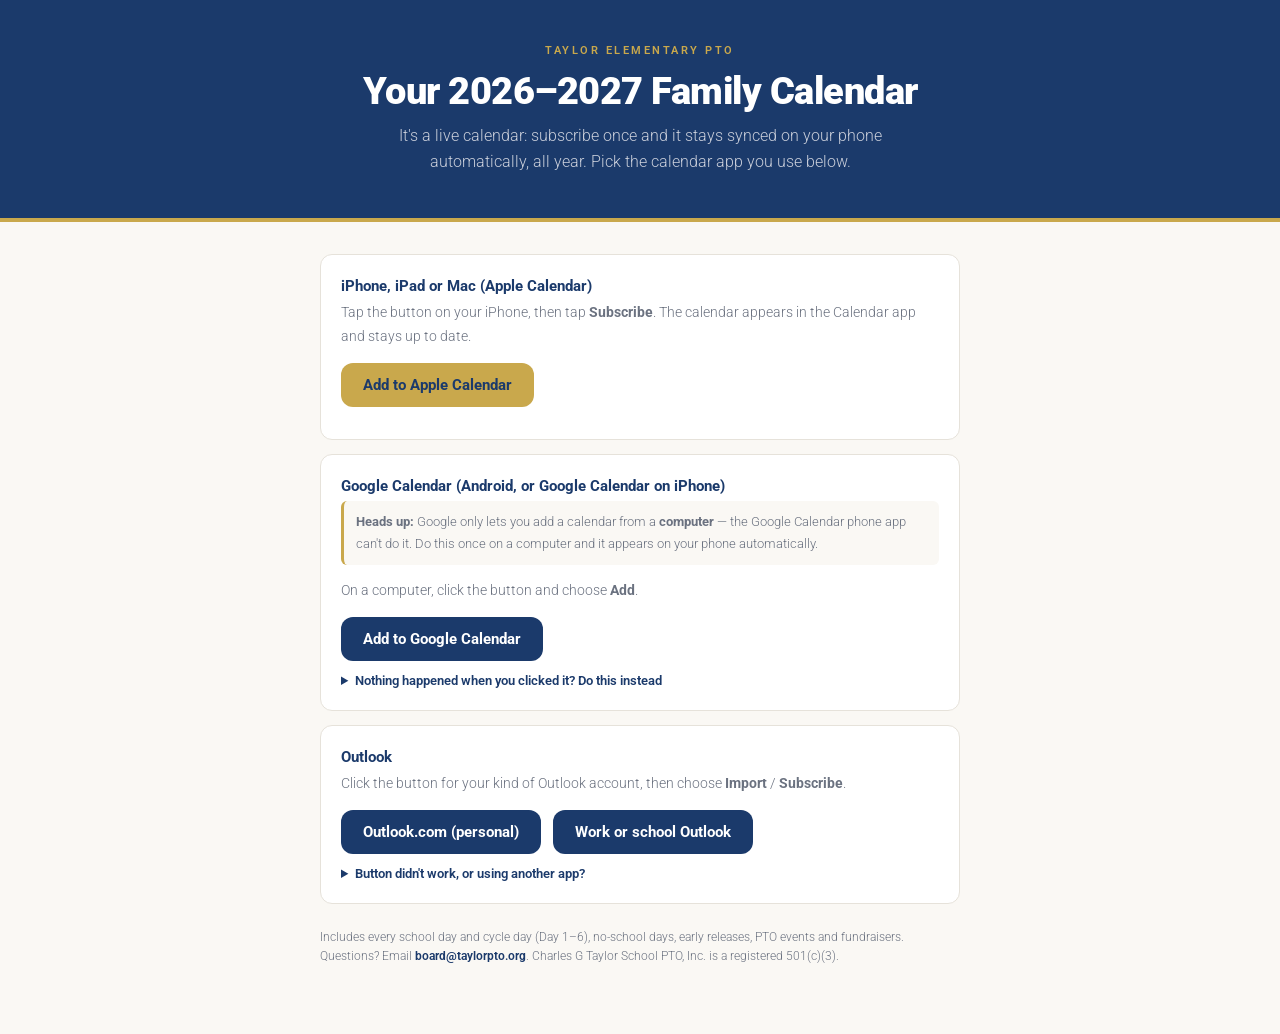
<file: calendar/index.html>
<!doctype html>
<html lang="en">
<head>
<meta charset="utf-8">
<meta name="viewport" content="width=device-width,initial-scale=1">
<title>Taylor PTO Family Calendar</title>
<meta name="robots" content="noindex">
<link href="https://fonts.googleapis.com/css2?family=Roboto:wght@300;600;700;900&display=swap" rel="stylesheet">
<style>
  body{margin:0;background:#FAF8F4;font-family:Roboto,system-ui,sans-serif;color:#6B7280}
  .hero{background:#1B3A6B;border-bottom:4px solid #C9A84C;padding:44px 20px;text-align:center}
  .eyebrow{font-size:11px;font-weight:600;letter-spacing:2.5px;text-transform:uppercase;color:#C9A84C;margin-bottom:12px}
  h1{color:#fff;font-weight:900;font-size:clamp(26px,5vw,38px);margin:0 0 10px;letter-spacing:-.5px}
  .hero p{color:#C9CEDA;font-weight:300;max-width:520px;margin:0 auto;line-height:1.6}
  main{max-width:640px;margin:0 auto;padding:32px 20px 56px}
  .card{background:#fff;border:1px solid #E6E2DA;border-radius:12px;padding:22px 20px;margin-bottom:14px}
  .card h2{font-size:15px;color:#1B3A6B;margin:0 0 6px}
  .card p{font-size:14px;font-weight:300;line-height:1.7;margin:0 0 14px}
  .card ol{font-size:14px;font-weight:300;line-height:1.7;margin:0 0 14px;padding-left:20px}
  .btn{display:inline-block;background:#1B3A6B;color:#fff;font-weight:700;font-size:15px;padding:13px 22px;border-radius:12px;text-decoration:none;margin:0 8px 10px 0}
  .btn.gold{background:#C9A84C;color:#1B3A6B}
  .heads{background:#FAF8F4;border-left:3px solid #C9A84C;border-radius:6px;padding:10px 12px;font-size:13px!important}
  .fallback summary{cursor:pointer;font-size:13px;font-weight:600;color:#1B3A6B;margin-top:2px}
  .fallback[open] summary{margin-bottom:10px}
  .note{font-size:12px;font-weight:300;line-height:1.6;margin-top:24px}
  a.plain{color:#1B3A6B;font-weight:600;text-decoration:none}
</style>
</head>
<body>
<div class="hero">
  <div class="eyebrow">Taylor Elementary PTO</div>
  <h1>Your 2026&ndash;2027 Family Calendar</h1>
  <p>It's a live calendar: subscribe once and it stays synced on your phone automatically, all year. Pick the calendar app you use below.</p>
</div>
<main>
  <div class="card">
    <h2>iPhone, iPad or Mac (Apple Calendar)</h2>
    <p>Tap the button on your iPhone, then tap <strong>Subscribe</strong>. The calendar appears in the Calendar app and stays up to date.</p>
    <a class="btn gold" href="webcal://calendar.google.com/calendar/ical/c_b9a6473fec98047ae635bd632c2fb5d2df23ee6a31d746eee3ef71feea461fd5%40group.calendar.google.com/public/basic.ics">Add to Apple Calendar</a>
  </div>
  <div class="card">
    <h2>Google Calendar (Android, or Google Calendar on iPhone)</h2>
    <p class="heads"><strong>Heads up:</strong> Google only lets you add a calendar from a <strong>computer</strong> &mdash; the Google Calendar phone app can't do it. Do this once on a computer and it appears on your phone automatically.</p>
    <p>On a computer, click the button and choose <strong>Add</strong>.</p>
    <a class="btn" href="https://calendar.google.com/calendar/u/0/r?cid=c_b9a6473fec98047ae635bd632c2fb5d2df23ee6a31d746eee3ef71feea461fd5%40group.calendar.google.com">Add to Google Calendar</a>
    <details class="fallback">
      <summary>Nothing happened when you clicked it? Do this instead</summary>
      <p>On a computer, open <a class="plain" href="https://calendar.google.com" target="_blank" rel="noopener">calendar.google.com</a>, then:</p>
      <ol>
        <li>Click the <strong>+</strong> next to &ldquo;Other calendars&rdquo; in the left sidebar</li>
        <li>Choose <strong>From URL</strong></li>
        <li>Paste the address below and click <strong>Add calendar</strong></li>
      </ol>
      <p style="word-break:break-all"><a class="plain" href="https://calendar.google.com/calendar/ical/c_b9a6473fec98047ae635bd632c2fb5d2df23ee6a31d746eee3ef71feea461fd5%40group.calendar.google.com/public/basic.ics">https://calendar.google.com/calendar/ical/c_b9a6473fec98047ae635bd632c2fb5d2df23ee6a31d746eee3ef71feea461fd5%40group.calendar.google.com/public/basic.ics</a></p>
      <p style="margin:0">Don't see it on your phone afterward? In the Google Calendar app, open the menu and make sure &ldquo;Taylor&rdquo; is checked under your calendars.</p>
    </details>
  </div>
  <div class="card">
    <h2>Outlook</h2>
    <p>Click the button for your kind of Outlook account, then choose <strong>Import</strong> / <strong>Subscribe</strong>.</p>
    <a class="btn" href="https://outlook.live.com/calendar/0/addfromweb?url=webcal%3A%2F%2Fcalendar.google.com%2Fcalendar%2Fical%2Fc_b9a6473fec98047ae635bd632c2fb5d2df23ee6a31d746eee3ef71feea461fd5%2540group.calendar.google.com%2Fpublic%2Fbasic.ics">Outlook.com (personal)</a>
    <a class="btn" href="https://outlook.office.com/calendar/0/addfromweb?url=webcal%3A%2F%2Fcalendar.google.com%2Fcalendar%2Fical%2Fc_b9a6473fec98047ae635bd632c2fb5d2df23ee6a31d746eee3ef71feea461fd5%2540group.calendar.google.com%2Fpublic%2Fbasic.ics">Work or school Outlook</a>
    <details class="fallback">
      <summary>Button didn't work, or using another app?</summary>
      <p>In Outlook: <strong>Add calendar &rarr; Subscribe from web</strong>, and paste this address (works in most other calendar apps too):</p>
      <p style="word-break:break-all;margin:0"><a class="plain" href="https://calendar.google.com/calendar/ical/c_b9a6473fec98047ae635bd632c2fb5d2df23ee6a31d746eee3ef71feea461fd5%40group.calendar.google.com/public/basic.ics">https://calendar.google.com/calendar/ical/c_b9a6473fec98047ae635bd632c2fb5d2df23ee6a31d746eee3ef71feea461fd5%40group.calendar.google.com/public/basic.ics</a></p>
    </details>
  </div>
  <p class="note">Includes every school day and cycle day (Day 1&ndash;6), no-school days, early releases, PTO events and fundraisers. Questions? Email <a class="plain" href="mailto:board@taylorpto.org">board@taylorpto.org</a>. Charles G Taylor School PTO, Inc. is a registered 501(c)(3).</p>
</main>
</body>
</html>
</file>
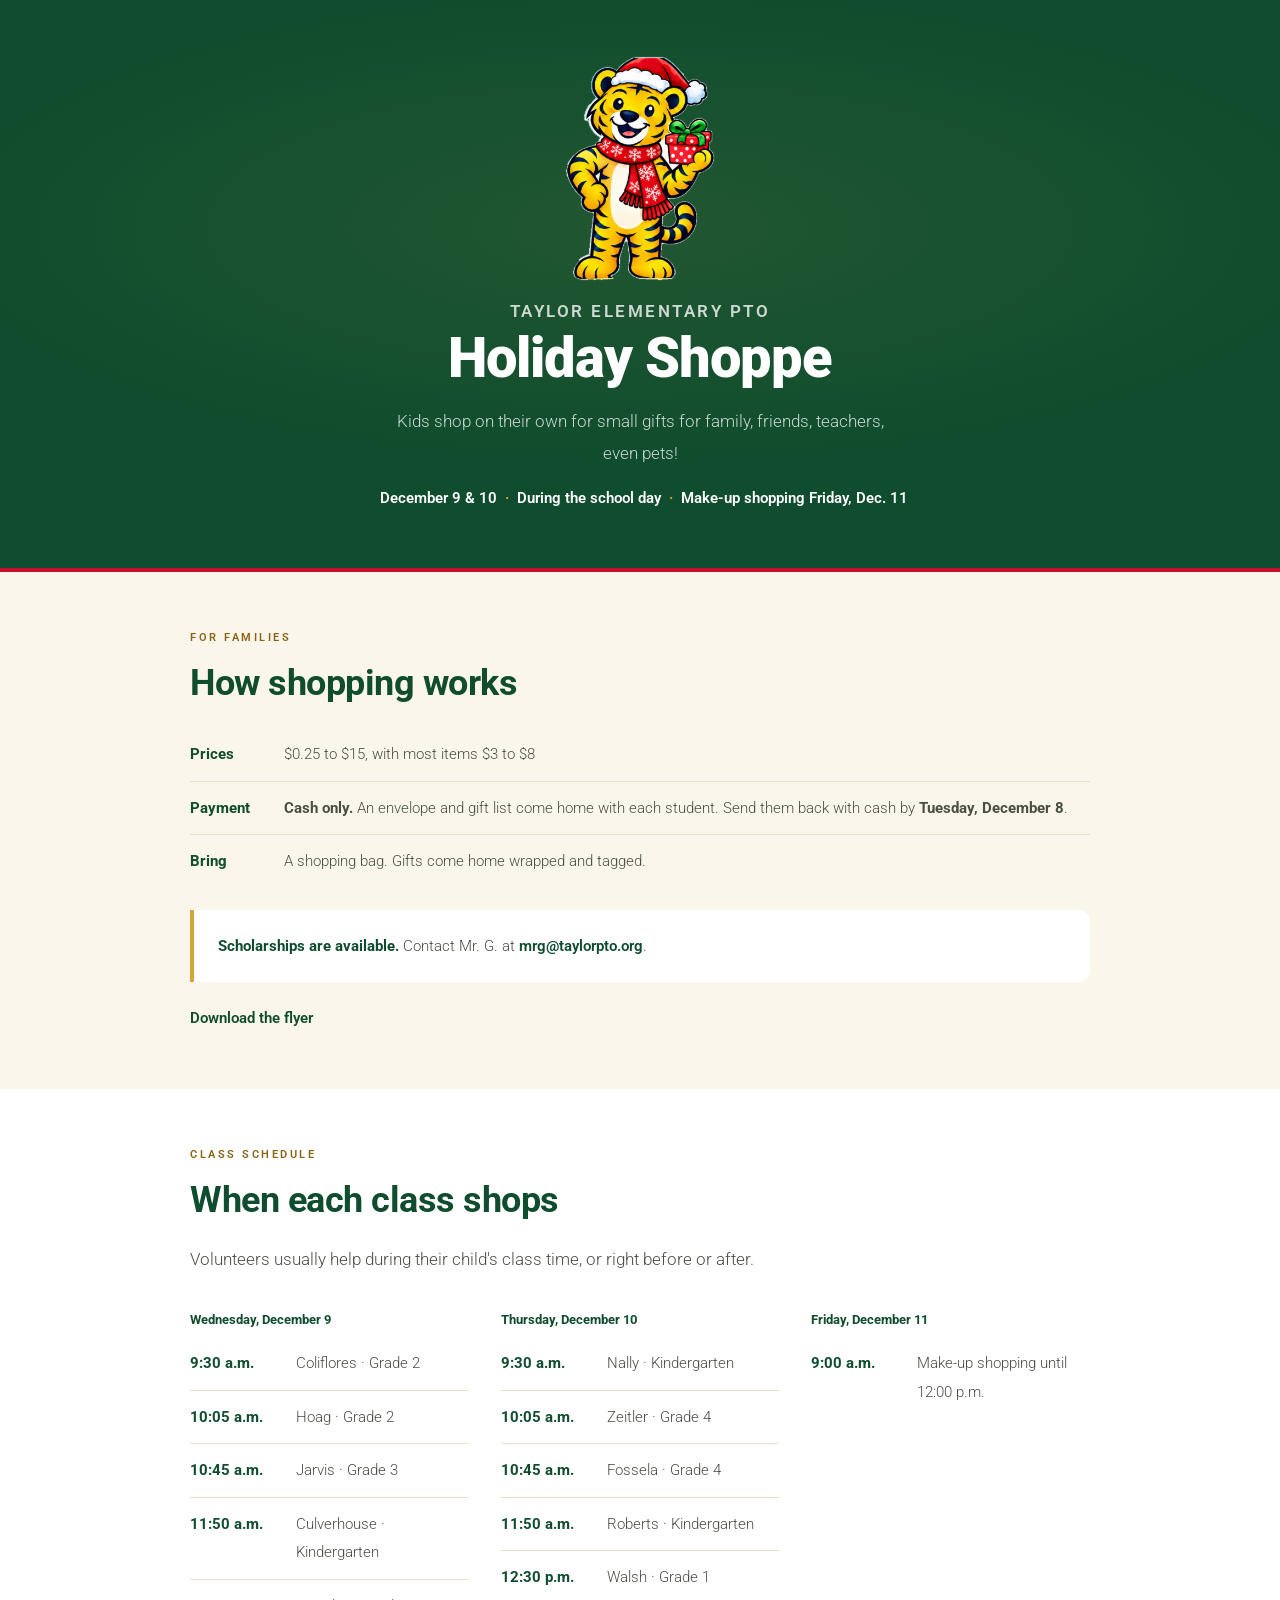
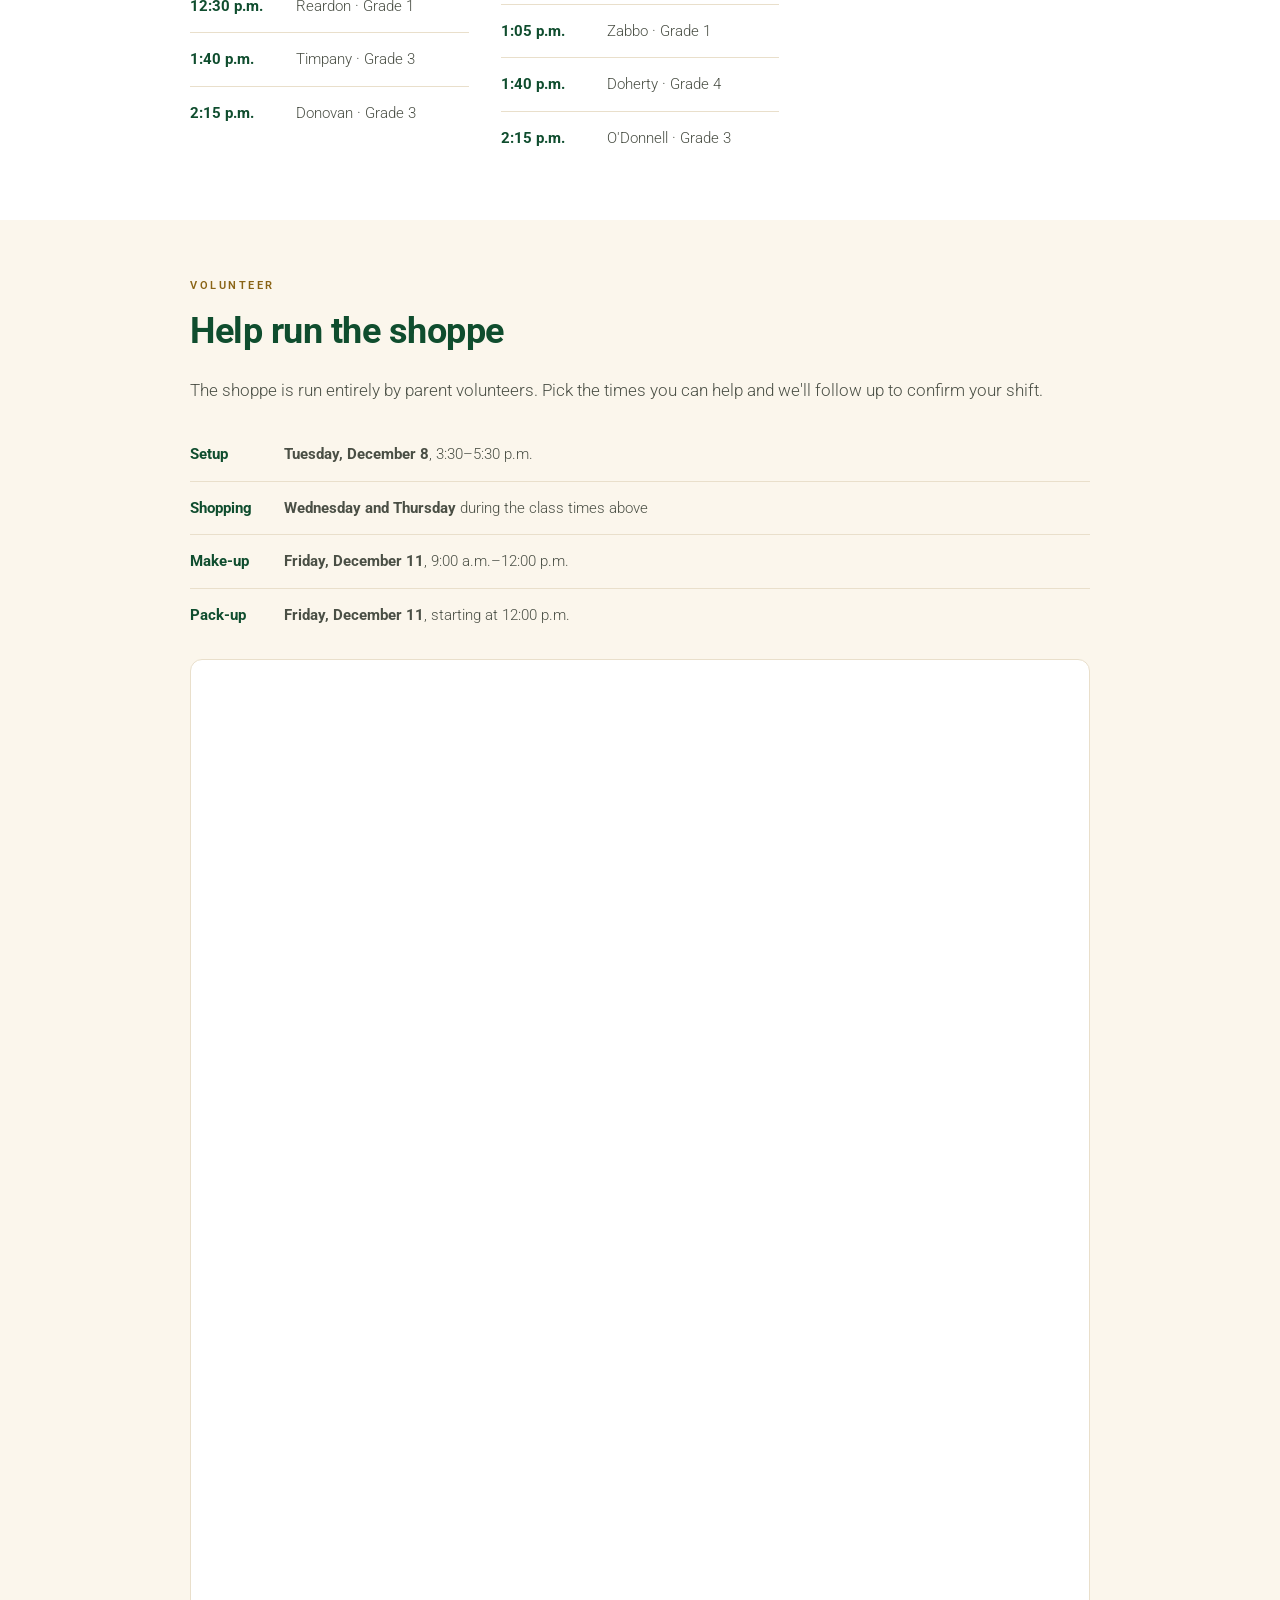
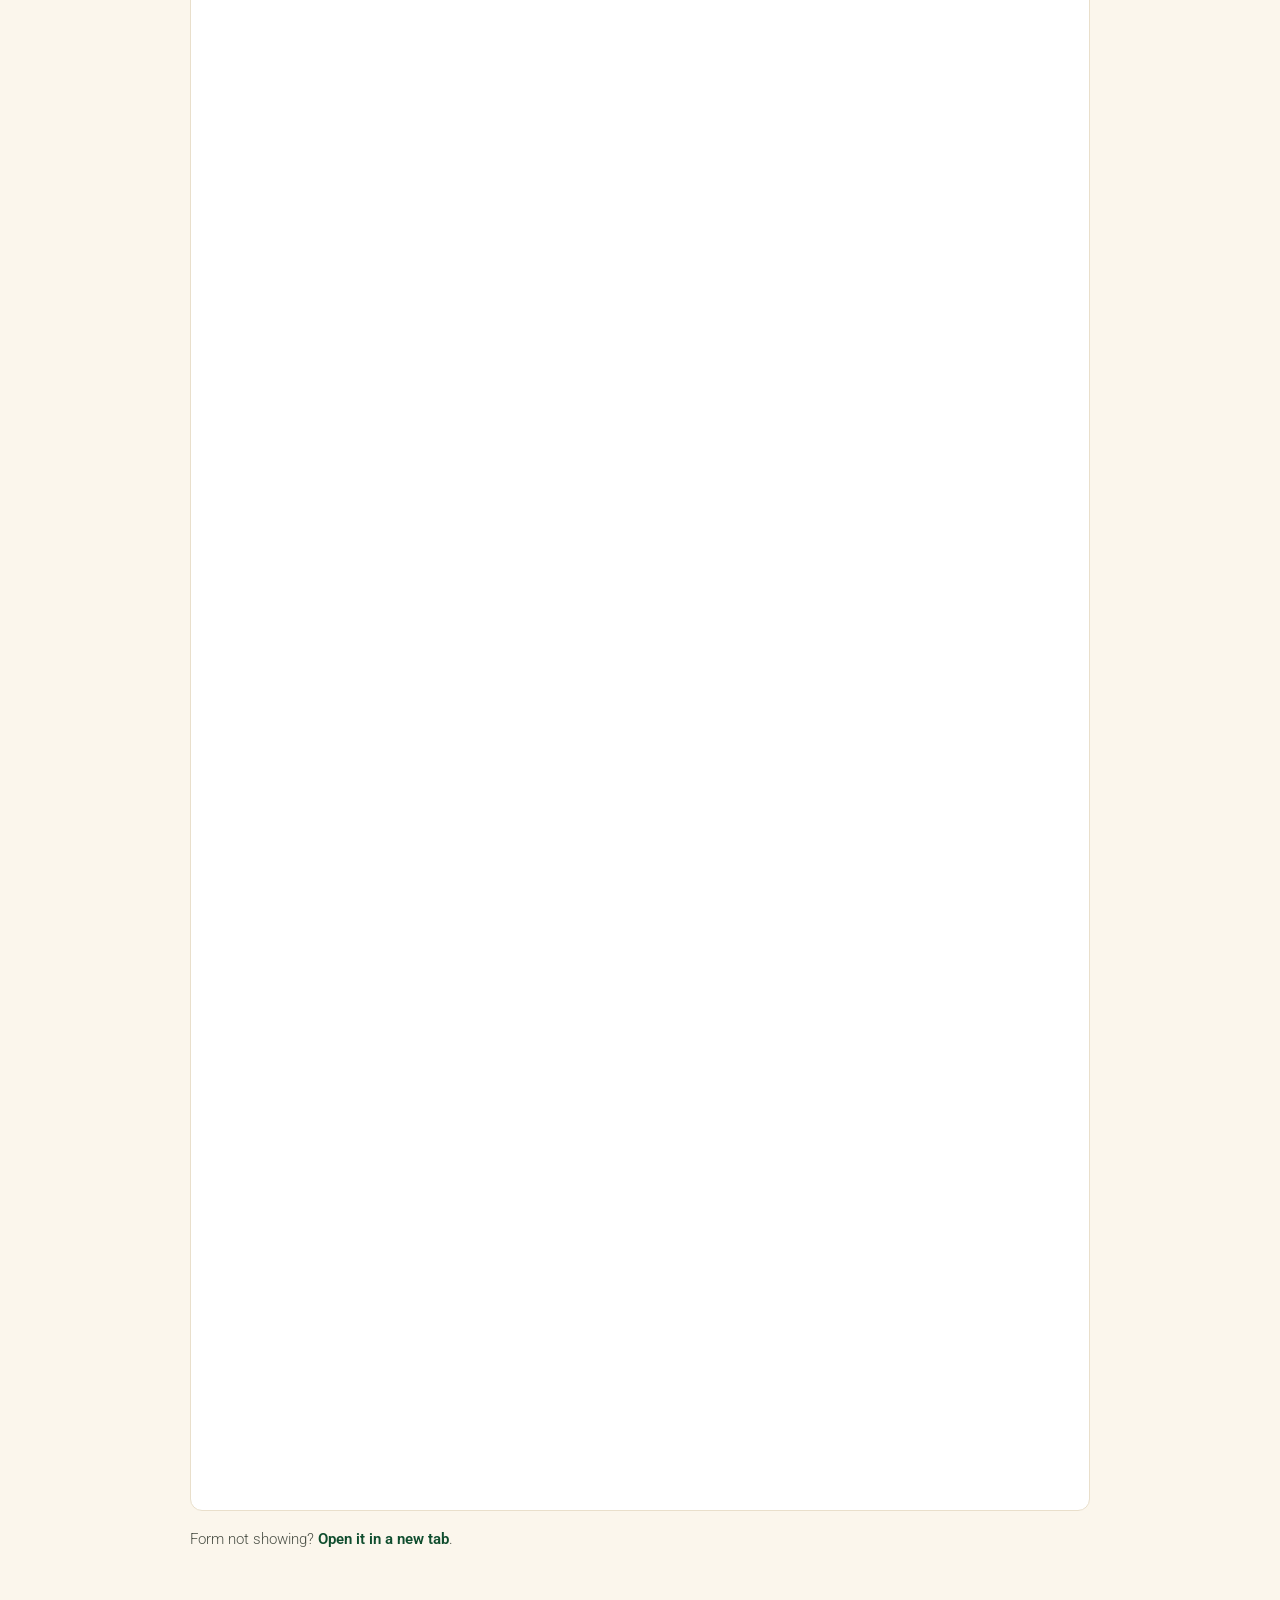
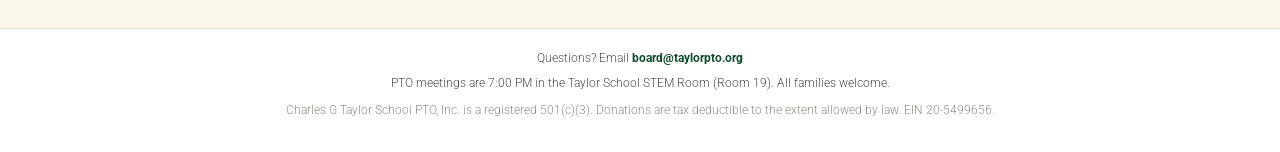
<file: holiday-shoppe.html>
<!DOCTYPE html>
<html lang="en">
<head>
<meta charset="utf-8">
<meta name="viewport" content="width=device-width, initial-scale=1">
<title>Holiday Shoppe — Taylor Elementary PTO</title>

<!-- The shared stylesheet. Do not copy CSS into this file; edit
     styles.css instead so every page stays in sync. -->
<link rel="stylesheet" href="https://taylorpto.github.io/website-widgets/styles.css?v=4">
<link href="https://fonts.googleapis.com/css2?family=Roboto:wght@300;400;600;700;900&display=swap" rel="stylesheet">
<style>
  /* page-specific only: the embedded Google Form */
  .form-embed{background:#fff;border:1px solid var(--rule);border-radius:12px;overflow:hidden;margin-top:18px}
  .form-embed iframe{display:block;width:100%;height:2450px;border:0}
  .sched h3{margin:18px 0 0}
  .sched .ways{margin-top:8px}
  .sched .ways .label{flex-basis:92px}
</style>
</head>
<body class="theme-holiday-shoppe">

<!-- ══ HERO ═══════════════════════════════════════════════
     DATES VERIFIED 11/22/26 against the PTO Master Calendar
     (ben@taylorpto.org): Holiday Shoppe Wed 12/9 – Fri 12/11/2026.
     Per Ben 11/23/26: classes shop Wed 12/9 and Thu 12/10; Friday 12/11
     is make-up shopping, 9:00 a.m.–12:00 p.m.; setup is Tuesday 12/8,
     3:30–5:30 p.m.; pack-up Friday 12/11 starting at noon.
     Envelope deadline Tuesday 12/8/2026.
     ═══════════════════════════════════════════════════════ -->
<div class="hero">
  <img src="https://taylorpto.github.io/website-widgets/img/tiger-holiday.png"
       alt="The Taylor Tiger in a Santa hat and scarf, holding a wrapped gift"
       class="hs-mascot">
  <p class="eyebrow">Taylor Elementary PTO</p>
  <h1>Holiday Shoppe</h1>
  <p>Kids shop on their own for small gifts for family, friends,
     teachers, even pets!</p>
  <p class="facts"><span>December 9 &amp; 10</span><span class="sep">·</span><span>During the school day</span><span class="sep">·</span><span>Make-up shopping Friday, Dec. 11</span></p>
</div>

<!-- ══ DETAILS ════════════════════════════════════════════ -->
<div class="section tinted">
  <div class="wrap">
    <p class="eyebrow on-light">For families</p>
    <h2>How shopping works</h2>
    <ul class="ways">
      <li><span class="label">Prices</span>
          <span>$0.25 to $15, with most items $3 to $8</span></li>
      <li><span class="label">Payment</span>
          <span><strong>Cash only.</strong> An envelope and gift list come home with
          each student. Send them back with cash by <strong>Tuesday, December 8</strong>.</span></li>
      <li><span class="label">Bring</span>
          <span>A shopping bag. Gifts come home wrapped and tagged.</span></li>
    </ul>
    <div class="callout">
      <p><strong>Scholarships are available.</strong> Contact Mr. G. at
         <a href="mailto:mrg@taylorpto.org" target="_blank" rel="noopener">mrg@taylorpto.org</a>.</p>
    </div>
    <p style="margin:0;"><a href="https://taylorpto.github.io/website-widgets/img/holiday-shoppe-flyer-2026.png"
       target="_blank" rel="noopener">Download the flyer</a></p>
  </div>
</div>

<!-- ══ CLASS SCHEDULE ═════════════════════════════════════
     From the school's Holiday Shop sign-up sheet (photo from Ben,
     11/22/26). 11:20 is open both days; Wed 1:05 is open. Friday
     12/11 is make-up shopping, 9:00 a.m.–12:00 p.m. (Ben, 11/23/26). Keep in sync with the
     form's class-time options and app/app.js.
     ═══════════════════════════════════════════════════════ -->
<div class="section sched">
  <div class="wrap">
    <p class="eyebrow on-light">Class schedule</p>
    <h2>When each class shops</h2>
    <p class="lead">Volunteers usually help during their child&#39;s class time, or right before or after.</p>
    <div style="display:grid;grid-template-columns:repeat(auto-fit,minmax(260px,1fr));gap:8px 32px;margin-top:6px;">
      <div>
        <h3>Wednesday, December 9</h3>
        <ul class="ways">
          <li><span class="label">9:30 a.m.</span><span>Coliflores &middot; Grade 2</span></li>
          <li><span class="label">10:05 a.m.</span><span>Hoag &middot; Grade 2</span></li>
          <li><span class="label">10:45 a.m.</span><span>Jarvis &middot; Grade 3</span></li>
          <li><span class="label">11:50 a.m.</span><span>Culverhouse &middot; Kindergarten</span></li>
          <li><span class="label">12:30 p.m.</span><span>Reardon &middot; Grade 1</span></li>
          <li><span class="label">1:40 p.m.</span><span>Timpany &middot; Grade 3</span></li>
          <li><span class="label">2:15 p.m.</span><span>Donovan &middot; Grade 3</span></li>
        </ul>
      </div>
      <div>
        <h3>Thursday, December 10</h3>
        <ul class="ways">
          <li><span class="label">9:30 a.m.</span><span>Nally &middot; Kindergarten</span></li>
          <li><span class="label">10:05 a.m.</span><span>Zeitler &middot; Grade 4</span></li>
          <li><span class="label">10:45 a.m.</span><span>Fossela &middot; Grade 4</span></li>
          <li><span class="label">11:50 a.m.</span><span>Roberts &middot; Kindergarten</span></li>
          <li><span class="label">12:30 p.m.</span><span>Walsh &middot; Grade 1</span></li>
          <li><span class="label">1:05 p.m.</span><span>Zabbo &middot; Grade 1</span></li>
          <li><span class="label">1:40 p.m.</span><span>Doherty &middot; Grade 4</span></li>
          <li><span class="label">2:15 p.m.</span><span>O'Donnell &middot; Grade 3</span></li>
        </ul>
      </div>
      <div>
        <h3>Friday, December 11</h3>
        <ul class="ways">
          <li><span class="label">9:00 a.m.</span><span>Make-up shopping until 12:00 p.m.</span></li>
        </ul>
      </div>
    </div>
  </div>
</div>

<!-- ══ VOLUNTEER SIGN-UP ══════════════════════════════════ -->
<div class="section tinted">
  <div class="wrap">
    <p class="eyebrow on-light">Volunteer</p>
    <h2>Help run the shoppe</h2>
    <p class="lead">The shoppe is run entirely by parent volunteers. Pick the times you
       can help and we'll follow up to confirm your shift.</p>
    <ul class="ways" style="margin-bottom:8px;">
      <li><span class="label">Setup</span>
          <span><strong>Tuesday, December 8</strong>, 3:30–5:30 p.m.</span></li>
      <li><span class="label">Shopping</span>
          <span><strong>Wednesday and Thursday</strong> during the class times above</span></li>
      <li><span class="label">Make-up</span>
          <span><strong>Friday, December 11</strong>, 9:00 a.m.–12:00 p.m.</span></li>
      <li><span class="label">Pack-up</span>
          <span><strong>Friday, December 11</strong>, starting at 12:00 p.m.</span></li>
    </ul>
    <div class="form-embed">
      <iframe src="https://docs.google.com/forms/d/e/1FAIpQLScuHstFizmMCmbU3haXV2fD3eeHJrHBGmCMmmav5wEIrPmPWw/viewform?embedded=true" title="Holiday Shoppe volunteer sign-up form" loading="lazy">Loading…</iframe>
    </div>
    <p style="margin-top:14px;">Form not showing? <a href="https://docs.google.com/forms/d/e/1FAIpQLScuHstFizmMCmbU3haXV2fD3eeHJrHBGmCMmmav5wEIrPmPWw/viewform" target="_blank" rel="noopener">Open it in a new tab</a>.</p>
  </div>
</div>

<!-- ══ FOOTER ══ Keep this on every page. ═════════════════ -->
<div class="pto-foot">
  <p class="small">Questions? Email
     <a href="mailto:board@taylorpto.org" target="_blank" rel="noopener"><strong>board@taylorpto.org</strong></a></p>
  <p class="small">PTO meetings are 7:00 PM in the Taylor School STEM Room (Room 19).
     All families welcome.</p>
  <p class="legal">Charles G Taylor School PTO, Inc. is a registered 501(c)(3).
     Donations are tax deductible to the extent allowed by law. EIN 20-5499656.</p>
</div>

</body>
</html>
</file>
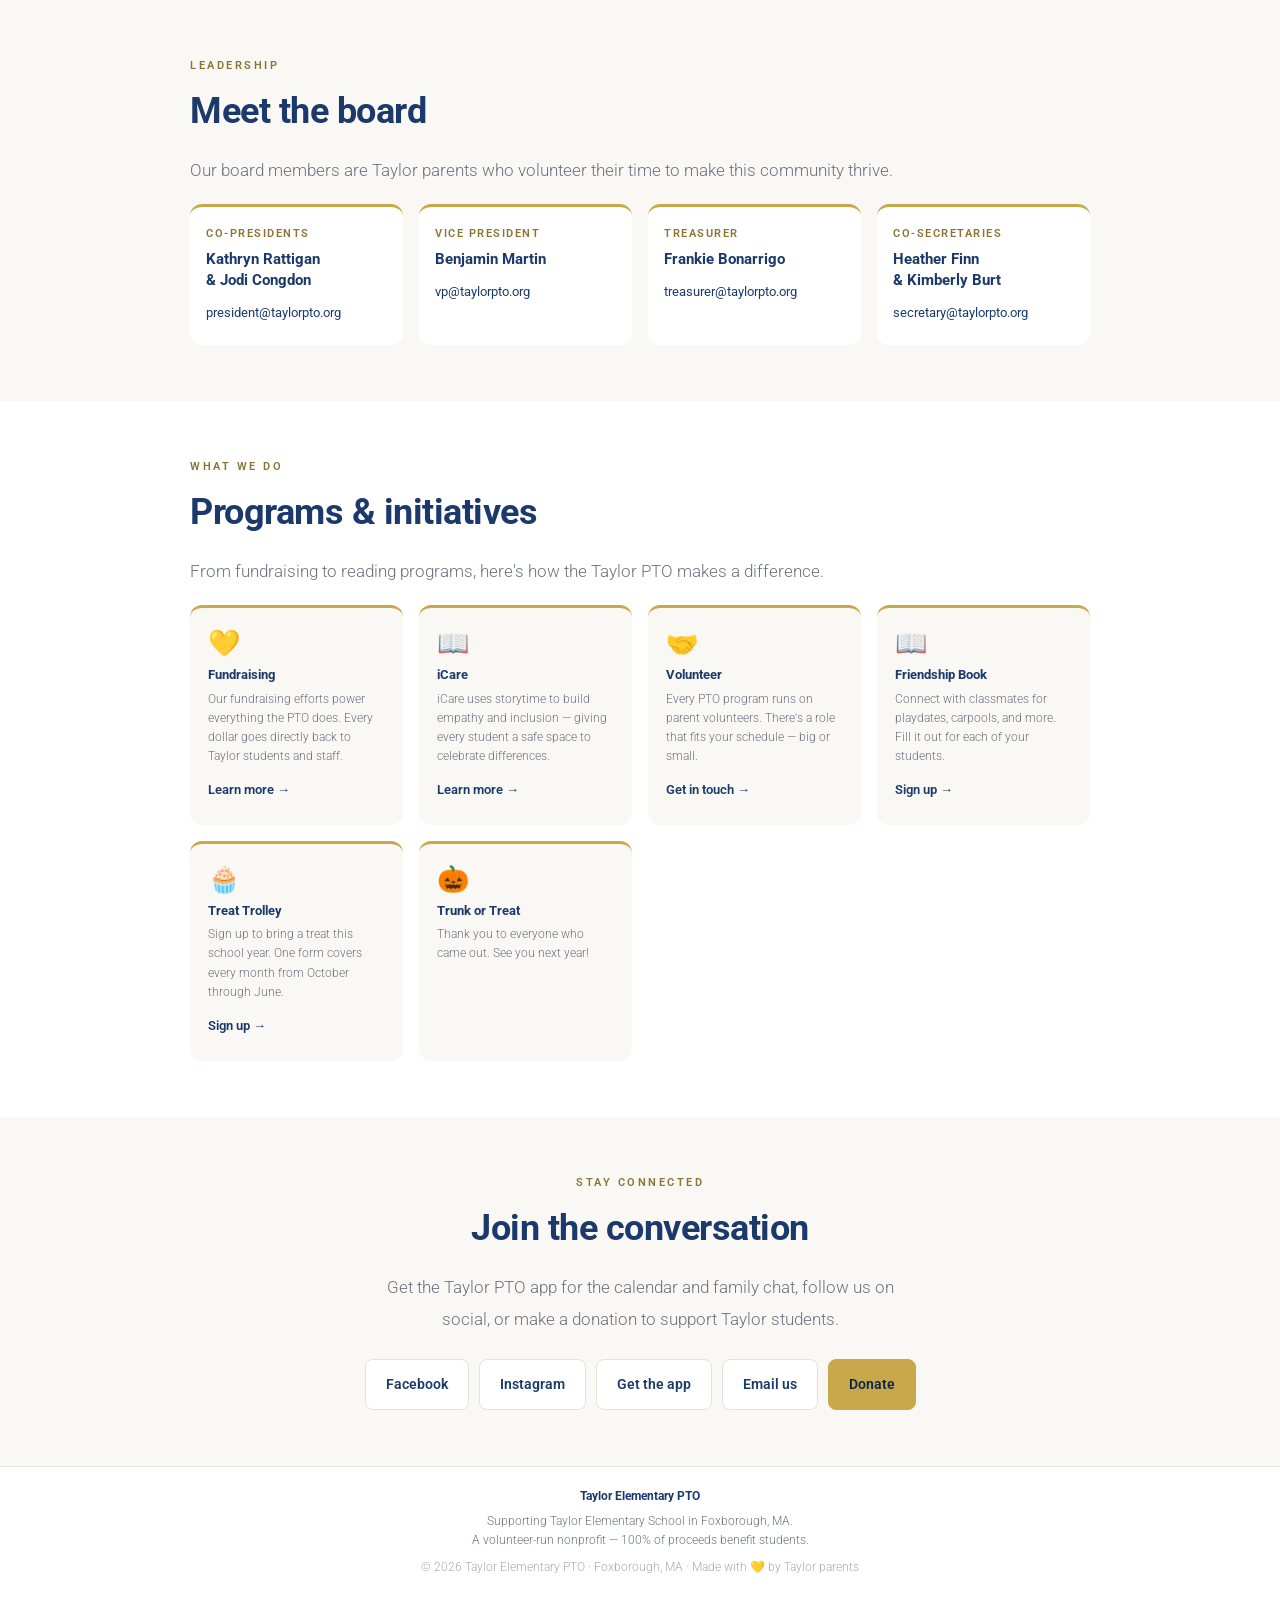
<file: home.html>
<!DOCTYPE html>
<html lang="en">
<head>
<meta charset="utf-8">
<meta name="viewport" content="width=device-width, initial-scale=1">
<title>Taylor PTO — Home</title>

<!-- Shared stylesheet. Do not copy CSS into this file; edit styles.css
     instead so every page stays in sync. -->
<link rel="stylesheet" href="https://taylorpto.github.io/website-widgets/styles.css">
<link href="https://fonts.googleapis.com/css2?family=Roboto:wght@300;400;600;700;900&display=swap" rel="stylesheet">

<style>
  /* ---- page-specific only: board roster + social row ----
     Everything else uses the shared component classes. */

  /* Board cards: name and email need tighter rhythm than a
     standard content card, and the email must not overflow
     a narrow phone column. */
  .board .card{ padding:18px 16px; }
  .board .role{
    font-size:11px; font-weight:600; letter-spacing:1.5px;
    text-transform:uppercase; color:var(--gold-deep);
    margin:0 0 6px;
  }
  .board .name{
    font-size:15px; font-weight:700; color:var(--navy);
    line-height:1.4; margin:0 0 6px;
  }
  .board .card a{
    font-size:13px; font-weight:400; word-break:break-word;
  }

  /* Program cards get a trailing link, so give the text room
     and pin the link to a consistent baseline. */
  .programs .card{ display:flex; flex-direction:column; }
  .programs .card p{ flex:1 1 auto; margin-bottom:12px; }
  .programs .card .go{ font-size:13px; font-weight:600; }

  /* Social row: wraps to two-up on phones instead of forcing
     a horizontal scroll. */
  .social{
    display:flex; flex-wrap:wrap; gap:10px;
    justify-content:center; margin:24px 0 0; padding:0;
    list-style:none;
  }
  .social li{ flex:0 1 auto; }
  .social a{
    display:block; padding:11px 20px;
    border:1px solid var(--rule); border-radius:var(--radius-btn);
    background:var(--white); font-size:14px; font-weight:600;
  }
  .social a:hover{ text-decoration:none; border-color:var(--gold); }
  .social a.give{
    background:var(--gold); color:var(--navy-deep); border-color:var(--gold);
  }

  @media (max-width:600px){
    .social{ gap:8px; }
    .social a{ padding:10px 16px; font-size:13px; }
  }
</style>
</head>
<body>

<!-- ══ 1 · LEADERSHIP ══════════════════════════════════════ -->
<!-- NOTE: every link below carries target="_blank". Google Sites wraps
     this file in a sandboxed iframe with no allow-top-navigation, so a
     same-frame link silently does nothing. Do not remove the targets. -->
<div class="section tinted board">
  <div class="wrap">
    <p class="eyebrow on-light">Leadership</p>
    <h2>Meet the board</h2>
    <p class="lead">Our board members are Taylor parents who volunteer their time to
       make this community thrive.</p>
    <div class="cards">

      <div class="card">
        <p class="role">Co-Presidents</p>
        <p class="name">Kathryn Rattigan<br>&amp; Jodi Congdon</p>
        <a href="mailto:president@taylorpto.org" target="_blank" rel="noopener">president@taylorpto.org</a>
      </div>

      <div class="card">
        <p class="role">Vice President</p>
        <p class="name">Benjamin Martin</p>
        <a href="mailto:vp@taylorpto.org" target="_blank" rel="noopener">vp@taylorpto.org</a>
      </div>

      <div class="card">
        <p class="role">Treasurer</p>
        <p class="name">Frankie Bonarrigo</p>
        <a href="mailto:treasurer@taylorpto.org" target="_blank" rel="noopener">treasurer@taylorpto.org</a>
      </div>

      <div class="card">
        <p class="role">Co-Secretaries</p>
        <p class="name">Heather Finn<br>&amp; Kimberly Burt</p>
        <a href="mailto:secretary@taylorpto.org" target="_blank" rel="noopener">secretary@taylorpto.org</a>
      </div>

    </div>
  </div>
</div>

<!-- ══ 2 · PROGRAMS ════════════════════════════════════════ -->
<div class="section programs">
  <div class="wrap">
    <p class="eyebrow on-light">What we do</p>
    <h2>Programs &amp; initiatives</h2>
    <p class="lead">From fundraising to reading programs, here's how the Taylor PTO makes a difference.</p>

    <div class="cards">

      <div class="card">
        <div class="icon">💛</div>
        <h3>Fundraising</h3>
        <p>Our fundraising efforts power everything the PTO does. Every dollar goes directly back to Taylor students and staff.</p>
        <a class="go" href="https://www.taylorpto.org/fundraising" target="_blank" rel="noopener">Learn more →</a>
      </div>

      <div class="card">
        <div class="icon">📖</div>
        <h3>iCare</h3>
        <p>iCare uses storytime to build empathy and inclusion — giving every student a safe space to celebrate differences.</p>
        <a class="go" href="https://www.taylorpto.org/icare" target="_blank" rel="noopener">Learn more →</a>
      </div>

      <div class="card">
        <div class="icon">🤝</div>
        <h3>Volunteer</h3>
        <p>Every PTO program runs on parent volunteers. There's a role that fits your schedule — big or small.</p>
        <a class="go" href="mailto:board@taylorpto.org" target="_blank" rel="noopener">Get in touch →</a>
      </div>

      <div class="card">
        <div class="icon">📖</div>
        <h3>Friendship Book</h3>
        <p>Connect with classmates for playdates, carpools, and more. Fill it out for each of your students.</p>
        <a class="go" href="https://www.taylorpto.org/friendship-book" target="_blank" rel="noopener">Sign up →</a>
      </div>

      <div class="card">
        <div class="icon">🧁</div>
        <h3>Treat Trolley</h3>
        <p>Sign up to bring a treat this school year. One form covers every month from October through June.</p>
        <a class="go" href="https://www.taylorpto.org/treat-trolley" target="_blank" rel="noopener">Sign up →</a>
      </div>

      <!-- Trunk or Treat held Monday Oct 19 2026; card switched to a
           thank-you 10/22/26. Remove or restore the event card next year. -->
      <div class="card">
        <div class="icon">🎃</div>
        <h3>Trunk or Treat</h3>
        <p>Thank you to everyone who came out. See you next year!</p>
      </div>

    </div>
  </div>
</div>

<!-- ══ 3 · STAY CONNECTED ══════════════════════════════════ -->
<div class="section tinted">
  <div class="wrap" style="text-align:center;">
    <p class="eyebrow on-light">Stay connected</p>
    <h2>Join the conversation</h2>
    <p class="lead" style="max-width:520px;margin-left:auto;margin-right:auto;">
      Get the Taylor PTO app for the calendar and family chat, follow us on social, or make a donation to support Taylor students.</p>

    <ul class="social">
      <li><a href="https://www.facebook.com/taylorschoolpto" target="_blank" rel="noopener">Facebook</a></li>
      <li><a href="https://www.instagram.com/thetaylorpto" target="_blank" rel="noopener">Instagram</a></li>
      <li><a href="https://app.taylorpto.org" target="_blank" rel="noopener">Get the app</a></li>
      <li><a href="mailto:board@taylorpto.org" target="_blank" rel="noopener">Email us</a></li>
      <!-- Confirmed correct donation button (9/8/26). The older
           5XXRGA2TRTQWC ID is retired — do not reintroduce it. -->
      <li><a class="give" href="https://www.zeffy.com/en-US/donation-form/donate-to-change-lives-26738" target="_blank" rel="noopener">Donate</a></li>
    </ul>
  </div>
</div>

<!-- ══ FOOTER ══════════════════════════════════════════════ -->
<div class="pto-foot">
  <p class="small"><strong style="color:var(--navy);">Taylor Elementary PTO</strong></p>
  <p class="small">Supporting Taylor Elementary School in Foxborough, MA.<br>
     A volunteer-run nonprofit — 100% of proceeds benefit students.</p>
  <p class="legal">© 2026 Taylor Elementary PTO · Foxborough, MA · Made with 💛 by Taylor parents</p>
</div>

</body>
</html>
</file>
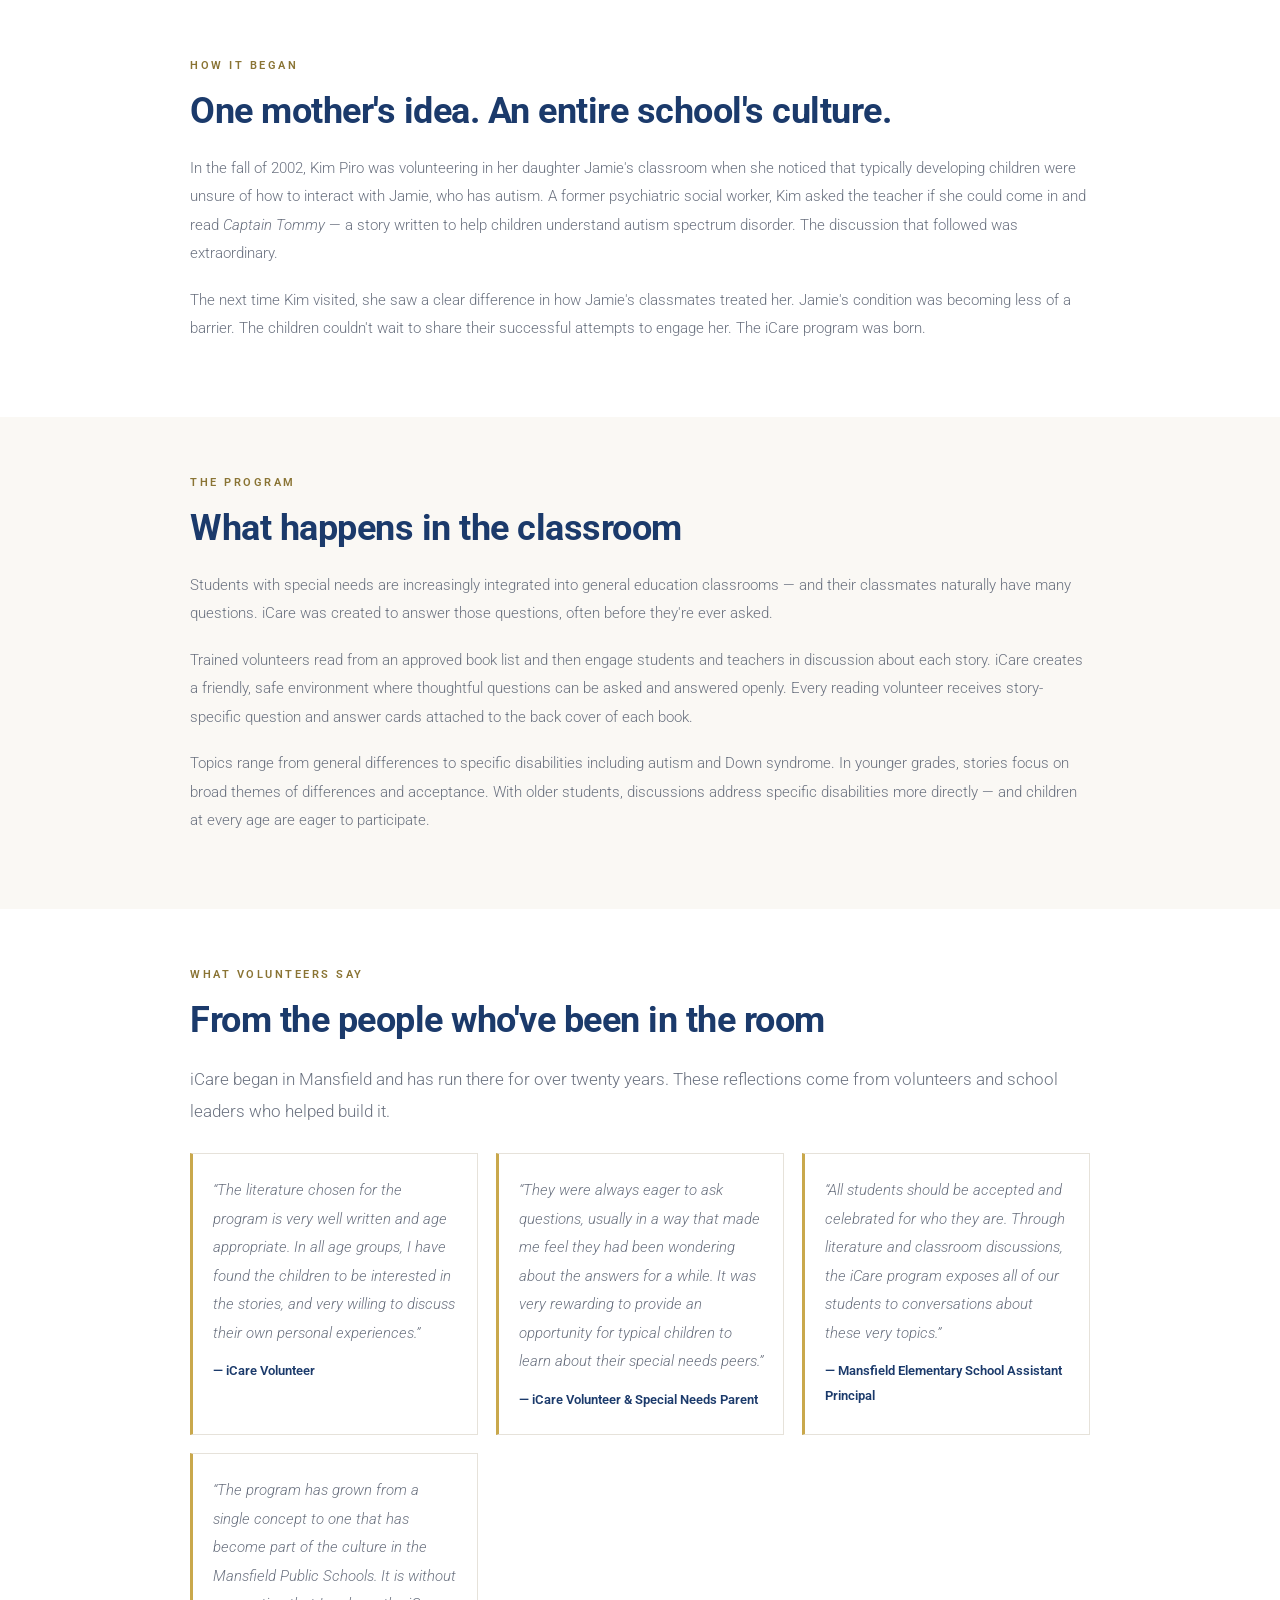
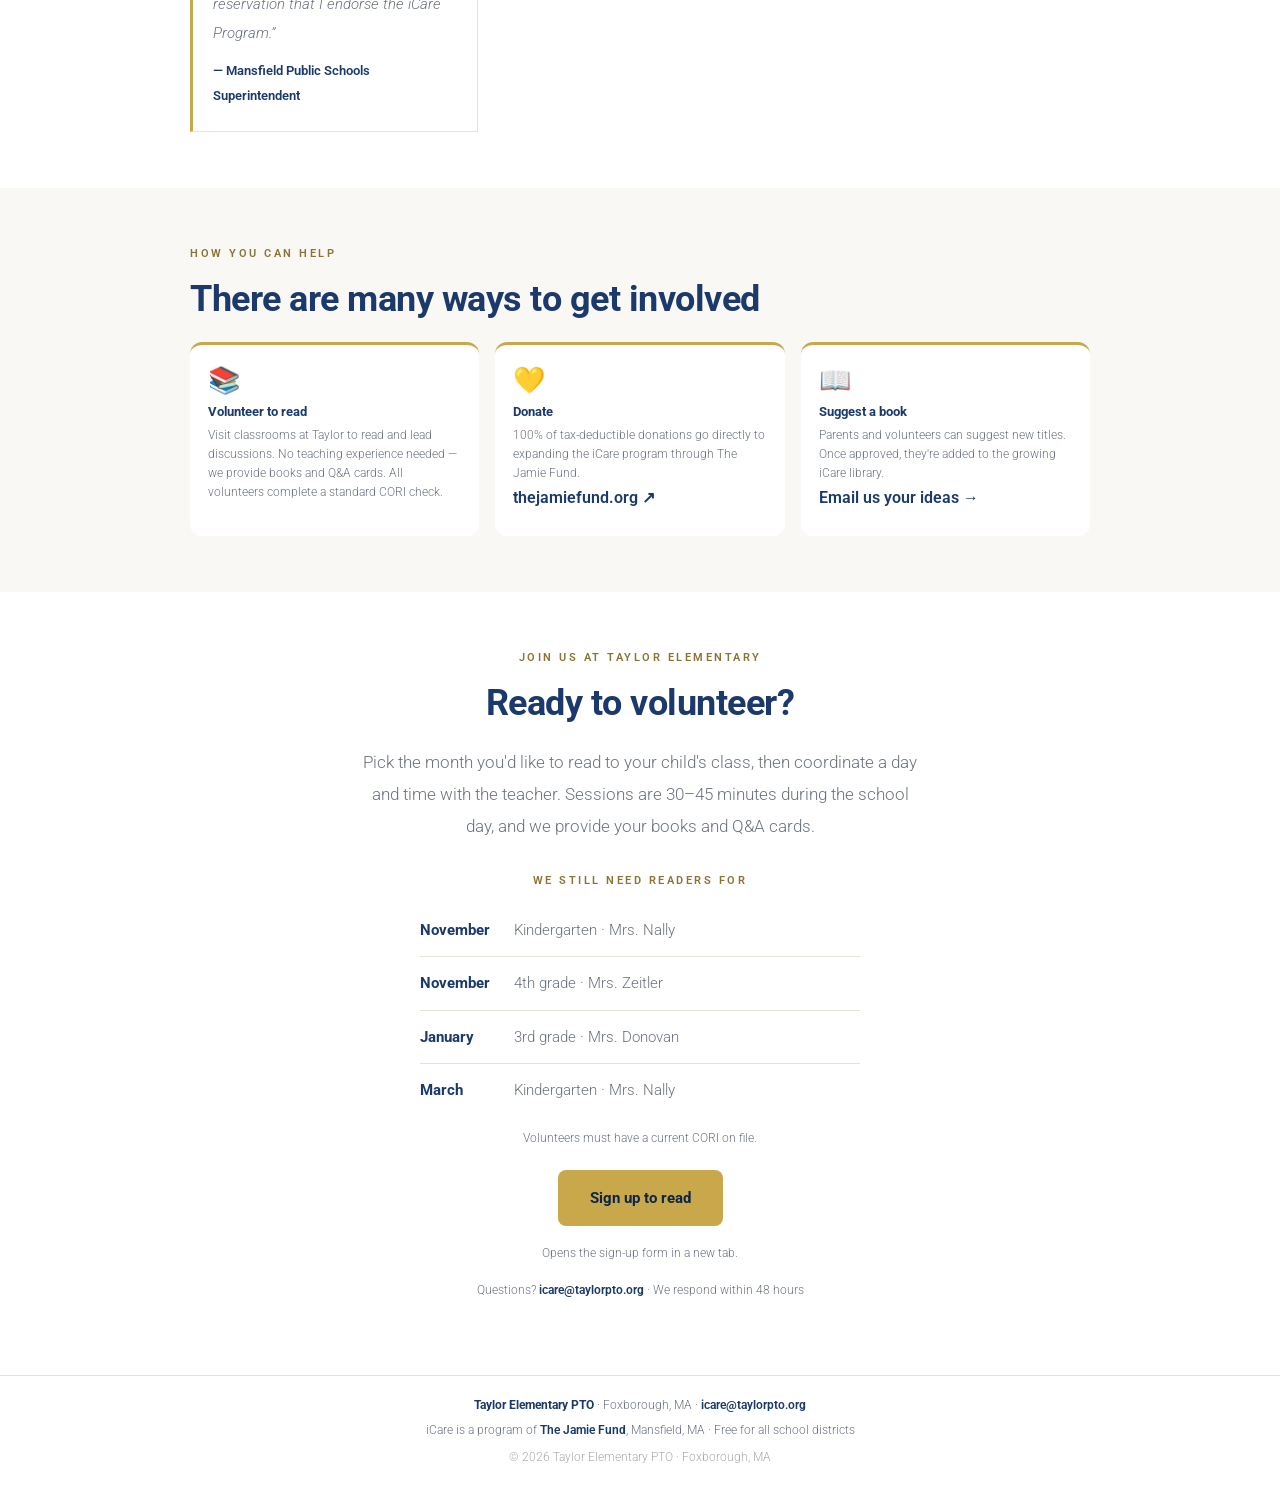
<file: icare.html>
<!DOCTYPE html>
<html lang="en">
<head>
<meta charset="utf-8">
<meta name="viewport" content="width=device-width, initial-scale=1">
<title>iCare — Taylor Elementary PTO</title>

<!-- Shared stylesheet. Do not copy CSS into this file; edit styles.css
     instead so every page stays in sync. -->
<link rel="stylesheet" href="https://taylorpto.github.io/website-widgets/styles.css">
<link href="https://fonts.googleapis.com/css2?family=Roboto:wght@300;400;600;700;900&display=swap" rel="stylesheet">

<style>
  /* Page-specific only: the quote grid. Everything else uses the
     shared component classes. */
  .quotes{
    display:grid; gap:18px; margin:26px 0 0;
    grid-template-columns:repeat(auto-fit,minmax(260px,1fr));
  }
  .quote{
    margin:0; padding:22px 20px; background:var(--white);
    border:1px solid var(--rule); border-radius:var(--radius-card);
    border-left:3px solid var(--gold);
  }
  .quote p{ margin:0 0 12px; font-style:italic; }
  .quote footer{
    font-size:13px; font-weight:600; color:var(--navy);
    font-style:normal;
  }
  @media (max-width:600px){
    .quotes{ gap:14px; }
    .quote{ padding:18px 16px; }
  }
</style>
</head>
<body>

<!-- NOTE: every link below carries target="_blank". Google Sites wraps
     this file in a sandboxed iframe with no allow-top-navigation, so a
     same-frame link silently does nothing. Do not remove the targets. -->

<!-- ══ 1 · ORIGIN ════════════════════════════════════ -->
<div class="section">
  <div class="wrap">
    <p class="eyebrow on-light">How it began</p>
    <h2>One mother's idea. An entire school's culture.</h2>
    <p>In the fall of 2002, Kim Piro was volunteering in her daughter Jamie's
       classroom when she noticed that typically developing children were unsure
       of how to interact with Jamie, who has autism. A former psychiatric social
       worker, Kim asked the teacher if she could come in and read
       <em>Captain Tommy</em> — a story written to help children understand autism
       spectrum disorder. The discussion that followed was extraordinary.</p>
    <p>The next time Kim visited, she saw a clear difference in how Jamie's
       classmates treated her. Jamie's condition was becoming less of a barrier.
       The children couldn't wait to share their successful attempts to engage
       her. The iCare program was born.</p>
  </div>
</div>

<!-- ══ 2 · THE PROGRAM ══════════════════════════════ -->
<div class="section tinted">
  <div class="wrap">
    <p class="eyebrow on-light">The program</p>
    <h2>What happens in the classroom</h2>
    <!-- Person-first language used throughout the PTO's own prose.
         Volunteer quotes below are left exactly as written. -->
    <p>Students with special needs are increasingly integrated into general
       education classrooms — and their classmates naturally have many questions.
       iCare was created to answer those questions, often before they're ever
       asked.</p>
    <p>Trained volunteers read from an approved book list and then engage
       students and teachers in discussion about each story. iCare creates a
       friendly, safe environment where thoughtful questions can be asked and
       answered openly. Every reading volunteer receives story-specific question
       and answer cards attached to the back cover of each book.</p>
    <p>Topics range from general differences to specific disabilities including
       autism and Down syndrome. In younger grades, stories focus on broad themes
       of differences and acceptance. With older students, discussions address
       specific disabilities more directly — and children at every age are eager
       to participate.</p>
  </div>
</div>

<!-- ══ 3 · VOICES ════════════════════════════════════ -->
<div class="section">
  <div class="wrap">
    <p class="eyebrow on-light">What volunteers say</p>
    <h2>From the people who've been in the room</h2>
    <!-- Framing line added so the Mansfield attributions make sense to a
         Taylor parent. iCare originated at The Jamie Fund in Mansfield. -->
    <p class="lead">iCare began in Mansfield and has run there for over twenty
       years. These reflections come from volunteers and school leaders who
       helped build it.</p>

    <div class="quotes">
      <blockquote class="quote">
        <p>&ldquo;The literature chosen for the program is very well written and
           age appropriate. In all age groups, I have found the children to be
           interested in the stories, and very willing to discuss their own
           personal experiences.&rdquo;</p>
        <footer>— iCare Volunteer</footer>
      </blockquote>

      <blockquote class="quote">
        <p>&ldquo;They were always eager to ask questions, usually in a way that
           made me feel they had been wondering about the answers for a while.
           It was very rewarding to provide an opportunity for typical children
           to learn about their special needs peers.&rdquo;</p>
        <footer>— iCare Volunteer &amp; Special Needs Parent</footer>
      </blockquote>

      <blockquote class="quote">
        <p>&ldquo;All students should be accepted and celebrated for who they
           are. Through literature and classroom discussions, the iCare program
           exposes all of our students to conversations about these very
           topics.&rdquo;</p>
        <footer>— Mansfield Elementary School Assistant Principal</footer>
      </blockquote>

      <blockquote class="quote">
        <p>&ldquo;The program has grown from a single concept to one that has
           become part of the culture in the Mansfield Public Schools. It is
           without reservation that I endorse the iCare Program.&rdquo;</p>
        <footer>— Mansfield Public Schools Superintendent</footer>
      </blockquote>
    </div>
  </div>
</div>

<!-- ══ 4 · GET INVOLVED ═════════════════════════════ -->
<div class="section tinted">
  <div class="wrap">
    <p class="eyebrow on-light">How you can help</p>
    <h2>There are many ways to get involved</h2>
    <div class="cards">

      <div class="card">
        <div class="icon">📚</div>
        <h3>Volunteer to read</h3>
        <p>Visit classrooms at Taylor to read and lead discussions. No teaching
           experience needed — we provide books and Q&amp;A cards. All volunteers
           complete a standard CORI check.</p>
      </div>

      <div class="card">
        <div class="icon">💛</div>
        <h3>Donate</h3>
        <p>100% of tax-deductible donations go directly to expanding the iCare
           program through The Jamie Fund.</p>
        <a href="http://www.thejamiefund.org" target="_blank" rel="noopener">thejamiefund.org ↗</a>
      </div>

      <div class="card">
        <div class="icon">📖</div>
        <h3>Suggest a book</h3>
        <p>Parents and volunteers can suggest new titles. Once approved, they're
           added to the growing iCare library.</p>
        <a href="mailto:icare@taylorpto.org" target="_blank" rel="noopener">Email us your ideas →</a>
      </div>

    </div>
  </div>
</div>

<!-- ══ 5 · CALL TO ACTION ══════════════════════════ -->
<div class="section">
  <div class="wrap" style="text-align:center;">
    <p class="eyebrow on-light">Join us at Taylor Elementary</p>
    <h2>Ready to volunteer?</h2>
    <p class="lead" style="max-width:560px;margin-left:auto;margin-right:auto;">
       Pick the month you'd like to read to your child's class, then coordinate a
       day and time with the teacher. Sessions are 30–45 minutes during the school
       day, and we provide your books and Q&amp;A cards.</p>
    <!-- OPEN READING SPOTS — from the 11/19/26 PTO meeting agenda.
         Remove each line once it's filled; remove the block when none remain. -->
    <p class="eyebrow on-light" style="margin-top:28px;">We still need readers for</p>
    <ul class="ways" style="max-width:440px;margin:0 auto;text-align:left;">
      <li><span class="label">November</span><span>Kindergarten &middot; Mrs. Nally</span></li>
      <li><span class="label">November</span><span>4th grade &middot; Mrs. Zeitler</span></li>
      <li><span class="label">January</span><span>3rd grade &middot; Mrs. Donovan</span></li>
      <li><span class="label">March</span><span>Kindergarten &middot; Mrs. Nally</span></li>
    </ul>
    <p class="small" style="margin-top:12px;">Volunteers must have a current CORI on file.</p>
    <p style="margin-top:22px;">
      <a class="btn" href="https://docs.google.com/forms/d/e/1FAIpQLScljusxpKYir_0iIrvsK-5W1PrhLOYj1pituVhJXOyKtXhvPQ/viewform" target="_blank" rel="noopener">Sign up to read</a>
    </p>
    <p class="small">Opens the sign-up form in a new tab.</p>
    <p class="small">Questions? <a href="mailto:icare@taylorpto.org" target="_blank" rel="noopener">icare@taylorpto.org</a> · We respond within 48 hours</p>
  </div>
</div>

<!-- ══ FOOTER ════════════════════════════════════════ -->
<div class="pto-foot">
  <p class="small"><strong style="color:var(--navy);">Taylor Elementary PTO</strong>
     · Foxborough, MA ·
     <a href="mailto:icare@taylorpto.org" target="_blank" rel="noopener">icare@taylorpto.org</a></p>
  <p class="small">iCare is a program of
     <a href="http://www.thejamiefund.org/icare-program/" target="_blank" rel="noopener">The Jamie Fund</a>,
     Mansfield, MA · Free for all school districts</p>
  <p class="legal">© 2026 Taylor Elementary PTO · Foxborough, MA</p>
</div>

</body>
</html>
</file>
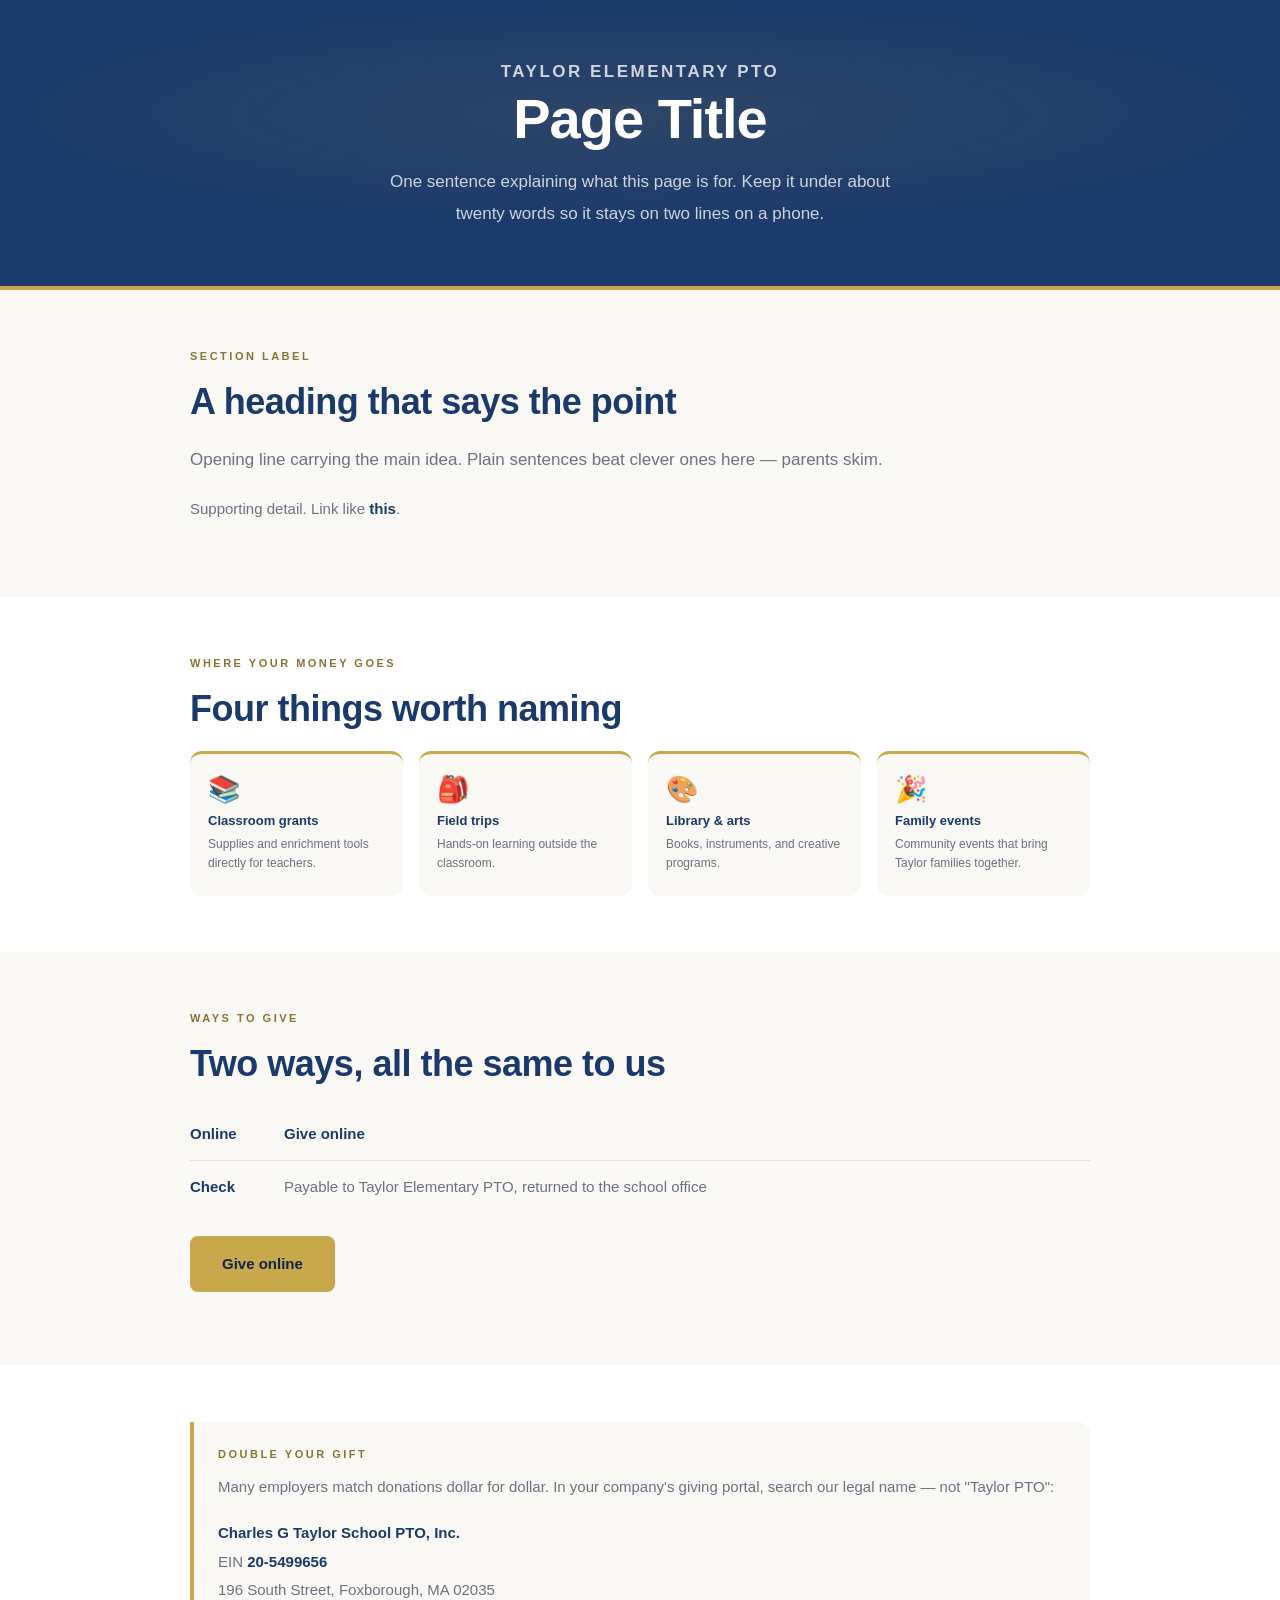
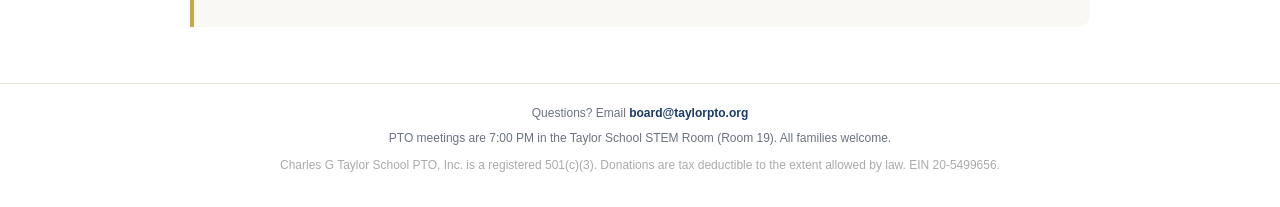
<file: page-template.html>
<!DOCTYPE html>
<html lang="en">
<head>
<meta charset="utf-8">
<meta name="viewport" content="width=device-width, initial-scale=1">
<title>Taylor PTO — page template</title>

<!-- The shared stylesheet. Do not copy CSS into this file; edit
     styles.css instead so every page stays in sync. -->
<link rel="stylesheet" href="https://taylorpto.github.io/website-widgets/styles.css">
</head>
<body>

<!-- ══ HERO ══ Delete any block you don't need. ═════════════ -->
<div class="hero">
  <p class="eyebrow">Taylor Elementary PTO</p>
  <h1>Page Title</h1>
  <p>One sentence explaining what this page is for. Keep it under
     about twenty words so it stays on two lines on a phone.</p>
</div>

<!-- ══ TINTED SECTION with a lead paragraph ═════════════════ -->
<div class="section tinted">
  <div class="wrap">
    <p class="eyebrow on-light">Section Label</p>
    <h2>A heading that says the point</h2>
    <p class="lead">Opening line carrying the main idea. Plain sentences
       beat clever ones here — parents skim.</p>
    <p>Supporting detail. Link like <a href="#">this</a>.</p>
  </div>
</div>

<!-- ══ CARD GRID ══ Wraps to one column on phones by itself. ══ -->
<div class="section">
  <div class="wrap">
    <p class="eyebrow on-light">Where Your Money Goes</p>
    <h2>Four things worth naming</h2>
    <div class="cards">
      <div class="card">
        <div class="icon">📚</div>
        <h3>Classroom grants</h3>
        <p>Supplies and enrichment tools directly for teachers.</p>
      </div>
      <div class="card">
        <div class="icon">🎒</div>
        <h3>Field trips</h3>
        <p>Hands-on learning outside the classroom.</p>
      </div>
      <div class="card">
        <div class="icon">🎨</div>
        <h3>Library &amp; arts</h3>
        <p>Books, instruments, and creative programs.</p>
      </div>
      <div class="card">
        <div class="icon">🎉</div>
        <h3>Family events</h3>
        <p>Community events that bring Taylor families together.</p>
      </div>
    </div>
  </div>
</div>

<!-- ══ WAYS TO GIVE ══════════════════════════════════ -->
<div class="section tinted">
  <div class="wrap">
    <p class="eyebrow on-light">Ways to Give</p>
    <h2>Two ways, all the same to us</h2>
    <ul class="ways">
      <li><span class="label">Online</span>
          <span><a href="https://www.zeffy.com/en-US/donation-form/donate-to-change-lives-26738"
                   target="_blank" rel="noopener">Give online</a></span></li>
      <li><span class="label">Check</span>
          <span>Payable to Taylor Elementary PTO, returned to the school office</span></li>
    </ul>
    <p style="margin-top:22px;">
      <a class="btn" href="https://www.zeffy.com/en-US/donation-form/donate-to-change-lives-26738"
         target="_blank" rel="noopener">Give online</a>
    </p>
  </div>
</div>

<!-- ══ CALLOUT ══ Use for matching gifts, deadlines, notices ══ -->
<div class="section tight">
  <div class="wrap">
    <div class="callout">
      <p class="eyebrow on-light" style="margin-bottom:8px;">Double Your Gift</p>
      <p>Many employers match donations dollar for dollar. In your company's
         giving portal, search our legal name — not "Taylor PTO":</p>
      <p style="margin-bottom:0;">
        <strong>Charles G Taylor School PTO, Inc.</strong><br>
        EIN <strong>20-5499656</strong><br>
        196 South Street, Foxborough, MA 02035
      </p>
    </div>
  </div>
</div>

<!-- ══ FOOTER ══ Keep this on every page. ══════════════════ -->
<div class="pto-foot">
  <p class="small">Questions? Email
     <a href="mailto:board@taylorpto.org" target="_blank" rel="noopener"><strong>board@taylorpto.org</strong></a></p>
  <p class="small">PTO meetings are 7:00 PM in the Taylor School STEM Room (Room 19).
     All families welcome.</p>
  <p class="legal">Charles G Taylor School PTO, Inc. is a registered 501(c)(3).
     Donations are tax deductible to the extent allowed by law. EIN 20-5499656.</p>
</div>

</body>
</html>
</file>
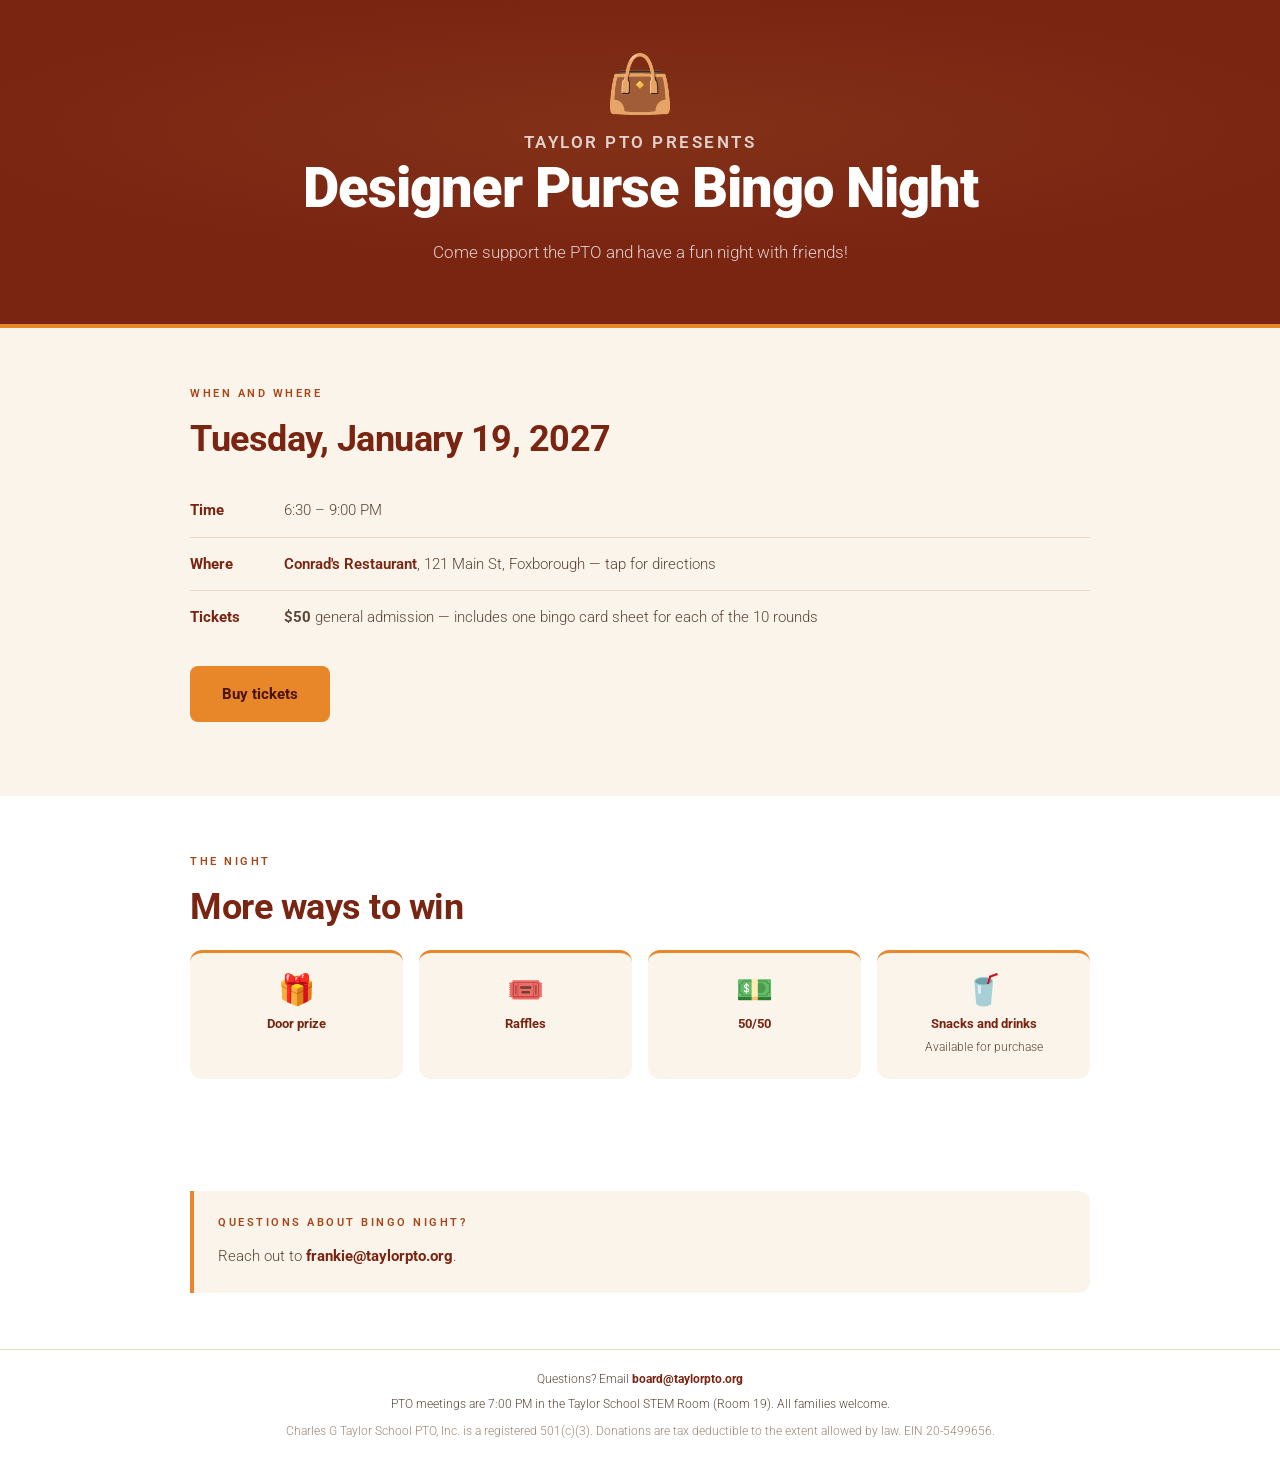
<file: purse-bingo.html>
<!DOCTYPE html>
<html lang="en">
<head>
<meta charset="utf-8">
<meta name="viewport" content="width=device-width, initial-scale=1">
<title>Designer Purse Bingo — Taylor Elementary PTO</title>

<!-- The shared stylesheet. Do not copy CSS into this file; edit
     styles.css instead so every page stays in sync. -->
<link rel="stylesheet" href="https://taylorpto.github.io/website-widgets/styles.css?v=3">
<link href="https://fonts.googleapis.com/css2?family=Roboto:wght@300;400;600;700;900&display=swap" rel="stylesheet">
</head>
<body class="theme-purse-bingo">

<!-- ══ HERO ═══════════════════════════════════════════════ -->
<div class="hero">
  <div class="bingo-mark" aria-hidden="true">👜</div>
  <p class="eyebrow">Taylor PTO presents</p>
  <h1>Designer Purse Bingo Night</h1>
  <p>Come support the PTO and have a fun night with friends!</p>
</div>

<!-- ══ WHEN, WHERE, TICKETS ═══════════════════════════════
     DATE VERIFIED 11/18/26 against the PTO Master Calendar
     (ben@taylorpto.org): January 19, 2027 is a TUESDAY,
     6:30 – 9:00 PM, Conrad's Restaurant, 121 Main St.
     (Moved from Thursday, November 5, 2026 at Taylor School.)
     Tickets: Zeffy, $50 general admission (from the Zeffy page).
     ═══════════════════════════════════════════════════════ -->
<div class="section tinted">
  <div class="wrap">
    <p class="eyebrow on-light">When and where</p>
    <h2>Tuesday, January 19, 2027</h2>
    <ul class="ways">
      <li><span class="label">Time</span><span>6:30 – 9:00 PM</span></li>
      <li><span class="label">Where</span><span><a
          href="https://www.google.com/maps/search/?api=1&query=Conrad%27s+Restaurant+121+Main+St+Foxborough+MA+02035"
          target="_blank" rel="noopener">Conrad's Restaurant</a>,
          121 Main St, Foxborough &mdash; tap for directions</span></li>
      <li><span class="label">Tickets</span><span><strong>$50</strong> general admission &mdash;
          includes one bingo card sheet for each of the 10 rounds</span></li>
    </ul>
    <p style="margin-top:22px;">
      <a class="btn" href="https://www.zeffy.com/en-US/ticketing/designer-purse-bingo-44"
         target="_blank" rel="noopener">Buy tickets</a>
    </p>
  </div>
</div>

<!-- ══ WHAT'S ON ══════════════════════════════════════════ -->
<div class="section">
  <div class="wrap">
    <p class="eyebrow on-light">The night</p>
    <h2>More ways to win</h2>
    <div class="cards">
      <div class="card">
        <div class="icon">🎁</div>
        <h3>Door prize</h3>
      </div>
      <div class="card">
        <div class="icon">🎟️</div>
        <h3>Raffles</h3>
      </div>
      <div class="card">
        <div class="icon">💵</div>
        <h3>50/50</h3>
      </div>
      <div class="card">
        <div class="icon">🥤</div>
        <h3>Snacks and drinks</h3>
        <p>Available for purchase</p>
      </div>
    </div>
  </div>
</div>

<!-- ══ EVENT QUESTIONS ═══════════════════════════════════
     Contact from the flyer (Frankie, 2026). -->
<div class="section tight">
  <div class="wrap">
    <div class="callout">
      <p class="eyebrow on-light" style="margin-bottom:8px;">Questions about Bingo Night?</p>
      <p style="margin-bottom:0;">Reach out to
         <a href="mailto:frankie@taylorpto.org" target="_blank" rel="noopener"><strong>frankie@taylorpto.org</strong></a>.</p>
    </div>
  </div>
</div>

<!-- ══ FOOTER ══ Keep this on every page. ═════════════════ -->
<div class="pto-foot">
  <p class="small">Questions? Email
     <a href="mailto:board@taylorpto.org" target="_blank" rel="noopener"><strong>board@taylorpto.org</strong></a></p>
  <p class="small">PTO meetings are 7:00 PM in the Taylor School STEM Room (Room 19).
     All families welcome.</p>
  <p class="legal">Charles G Taylor School PTO, Inc. is a registered 501(c)(3).
     Donations are tax deductible to the extent allowed by law. EIN 20-5499656.</p>
</div>

</body>
</html>
</file>
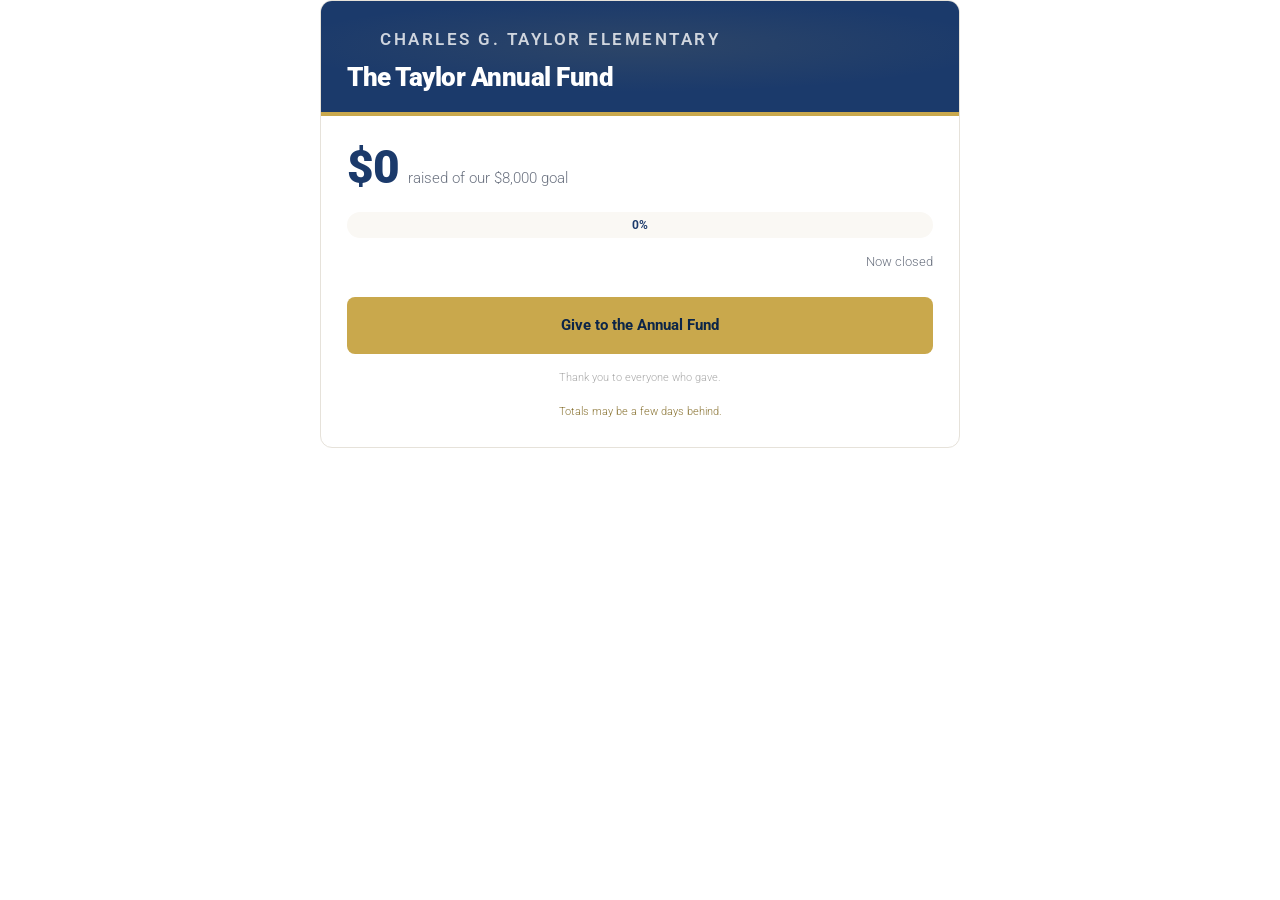
<file: thermometer.html>
<!DOCTYPE html>
<html lang="en">
<head>
<meta charset="utf-8">
<meta name="viewport" content="width=device-width, initial-scale=1">
<title>Taylor Annual Fund — Progress</title>

<!-- Shared brand styles. Colours and fonts live in styles.css. -->
<link href="https://fonts.googleapis.com/css2?family=Roboto:wght@300;400;600;700;900&display=swap" rel="stylesheet">
<link rel="stylesheet" href="https://taylorpto.github.io/website-widgets/styles.css">

<!-- ═════════════════════════════════════════════════════════════
     SETUP: the published Google Sheet CSV feeding this widget.
     To change the numbers, edit the Thermometer tab — not this file.
     ═════════════════════════════════════════════════════════════ -->
<script>
const CSV_URL = "https://docs.google.com/spreadsheets/d/e/2PACX-1vRmROCVg9om6B3094slMgJtisKHuac1PBqVBaKS_XTO7__d7mrQR7twDlUkLxXJ8QBym15lgNsEvUm5/pub?gid=278622557&single=true&output=csv";

  // Shown only if the sheet can't be reached. Keep roughly current
  // so a network hiccup never renders an empty or broken widget.
  const FALLBACK = { goal: 8000, raised: 0, donors: 0, deadline: "2026-09-30" };
</script>

<style>
  /* Only rules unique to this widget live here. Anything reusable
     belongs in styles.css so other pages inherit it. */
  .figures{ display:flex; align-items:baseline; gap:10px; flex-wrap:wrap; }
  .raised{ font-size:46px; font-weight:900; line-height:1;
           letter-spacing:-1.5px; color:var(--navy); }
  .of{ font-size:15px; font-weight:300; color:var(--muted); }

  .track{
    position:relative; height:26px; background:var(--tint);
    border-radius:13px; margin:20px 0 12px; overflow:hidden;
  }
  .fill{
    height:100%; width:0; border-radius:13px;
    background:linear-gradient(90deg,var(--navy),#2E5490);
    transition:width 1100ms cubic-bezier(.22,.61,.36,1);
  }
  .fill.met{ background:linear-gradient(90deg,var(--gold),#DCC584); }
  .pct{
    position:absolute; inset:0; display:flex; align-items:center;
    justify-content:center; font-size:12px; font-weight:700;
    color:var(--navy); letter-spacing:.4px;
  }
  .pct.on-fill{ color:var(--white); }

  .meta{
    font-weight:300;
    display:flex; justify-content:space-between; gap:12px;
    font-size:13px; color:var(--muted); flex-wrap:wrap;
  }
  .meta strong{ color:var(--navy); font-weight:700; }

  .foot{ margin:14px 0 0; font-size:11px; color:var(--faint); text-align:center; }
  .goal-met{
    margin:14px 0 0; padding:10px; background:var(--cream);
    border-left:3px solid var(--gold); font-size:14px; color:var(--navy);
  }
  @media (max-width:420px){ .raised{ font-size:38px; } }
</style>
</head>
<body>

<div class="panel">
  <div class="hero compact">
    <p class="eyebrow">Charles G. Taylor Elementary</p>
    <p class="h1">The Taylor Annual Fund</p>
  </div>

  <div class="body">
    <div class="figures">
      <span class="raised" id="raised">$0</span>
      <span class="of" id="of">raised of our goal</span>
    </div>

    <div class="track" role="progressbar" id="bar"
         aria-valuemin="0" aria-valuemax="100" aria-valuenow="0"
         aria-label="Progress toward the Taylor Annual Fund goal">
      <div class="fill" id="fill"></div>
      <div class="pct" id="pct">0%</div>
    </div>

    <div class="meta">
      <span id="donors"></span>
      <span id="left"></span>
    </div>

    <div id="met" class="goal-met" hidden></div>

    <a class="btn block" id="cta" style="margin-top:22px;"
       href="https://www.zeffy.com/en-US/donation-form/donate-to-change-lives-26738"
       target="_blank" rel="noopener">Give to the Annual Fund</a>

    <p class="foot" id="foot">Checks to the school office</p>
    <p class="foot" id="stale" hidden style="color:var(--gold-deep);">Totals may be a few days behind.</p>
  </div>
</div>

<script>
(function(){
  const $ = id => document.getElementById(id);
  const money = n => "$" + Math.round(n).toLocaleString("en-US");

  // Minimal CSV parse: expects a two-column key,value sheet.
  function parseCSV(text){
    const out = {};
    text.trim().split(/\r?\n/).forEach(line => {
      const m = line.match(/^\s*"?([^",]+)"?\s*,\s*"?([^"]*?)"?\s*$/);
      if (m) out[m[1].trim().toLowerCase()] = m[2].trim();
    });
    return out;
  }

  function daysUntil(iso){
    if(!iso) return null;
    const end = new Date(iso + "T23:59:59");
    if (isNaN(end)) return null;
    return Math.ceil((end - new Date()) / 86400000);
  }

  function render(d){
    const goal   = Number(String(d.goal   ?? FALLBACK.goal  ).replace(/[^0-9.]/g,"")) || 0;
    const raised = Number(String(d.raised ?? FALLBACK.raised).replace(/[^0-9.]/g,"")) || 0;
    const donors = Number(String(d.donors ?? FALLBACK.donors).replace(/[^0-9.]/g,"")) || 0;
    const deadline = d.deadline || FALLBACK.deadline;

    const rawPct = goal > 0 ? (raised / goal) * 100 : 0;
    const pct = Math.max(0, Math.min(100, rawPct));

    $("raised").textContent = money(raised);
    $("of").textContent = "raised of our " + money(goal) + " goal";
    $("pct").textContent = Math.round(rawPct) + "%";
    $("bar").setAttribute("aria-valuenow", Math.round(pct));

    if (donors > 0){
      $("donors").innerHTML = "<strong>" + donors + "</strong> "
        + (donors === 1 ? "family has" : "families have") + " given";
    }

    const left = daysUntil(deadline);
    if (left !== null){
      if (left > 1)       $("left").innerHTML = "<strong>" + left + "</strong> days left";
      else if (left === 1) $("left").innerHTML = "<strong>1</strong> day left";
      else if (left === 0) $("left").innerHTML = "<strong>Last day</strong>";
      else {
        $("left").textContent = "Now closed";
        $("cta").hidden = true;
        $("foot").textContent = "Thank you to everyone who gave.";
      }
    }

    if (rawPct >= 100){
      $("fill").classList.add("met");
      $("met").hidden = false;
      $("met").textContent = "Goal met — thank you, Taylor families. Every dollar past our goal goes straight back to the classroom.";
    }

    // Paint after a tick so the width transition actually animates.
    requestAnimationFrame(() => {
      $("fill").style.width = pct + "%";
      if (pct > 55) $("pct").classList.add("on-fill");
    });
  }

  // Google's published-CSV endpoint normally allows cross-origin reads, but if
  // it is ever blocked we fall back to the gviz JSONP endpoint, which loads via
  // a <script> tag and is not subject to CORS at all. If both fail we show the
  // hardcoded numbers AND flag them as possibly stale, rather than silently
  // rendering wrong totals.
  const SHEET_ID = "1kEaEXzkaXAueR0CMjb3VQRG0rZKPjsb5-v02ZGh-YyU";
  const GID = "278622557";

  function viaJSONP(){
    return new Promise((resolve, reject) => {
      const cb = "__ptoCb" + Date.now();
      const el = document.createElement("script");
      const timer = setTimeout(() => { cleanup(); reject(new Error("timeout")); }, 8000);
      function cleanup(){ clearTimeout(timer); delete window[cb]; el.remove(); }
      window[cb] = res => {
        cleanup();
        try {
          const out = {};
          (res.table.rows || []).forEach(r => {
            const k = r.c[0] && r.c[0].v, v = r.c[1] && (r.c[1].f ?? r.c[1].v);
            if (k) out[String(k).trim().toLowerCase()] = v == null ? "" : String(v).trim();
          });
          resolve(out);
        } catch(e){ reject(e); }
      };
      el.onerror = () => { cleanup(); reject(new Error("script error")); };
      el.src = "https://docs.google.com/spreadsheets/d/" + SHEET_ID +
               "/gviz/tq?tqx=out:json;responseHandler:" + cb + "&gid=" + GID +
               "&_=" + Date.now();
      document.head.appendChild(el);
    });
  }

  if (!CSV_URL || CSV_URL.indexOf("PASTE_YOUR") === 0){
    render(FALLBACK);
    document.getElementById("stale").hidden = false;
    return;
  }

  fetch(CSV_URL + (CSV_URL.includes("?") ? "&" : "?") + "_=" + Date.now())
    .then(r => { if(!r.ok) throw new Error(r.status); return r.text(); })
    .then(t => {
      const d = parseCSV(t);
      if (d.goal === undefined && d.raised === undefined) throw new Error("empty");
      render(d);
    })
    .catch(() => viaJSONP()
      .then(d => render(d))
      .catch(() => {                      // both routes failed
        render(FALLBACK);
        document.getElementById("stale").hidden = false;
      })
    );
})();
</script>

</body>
</html>
</file>
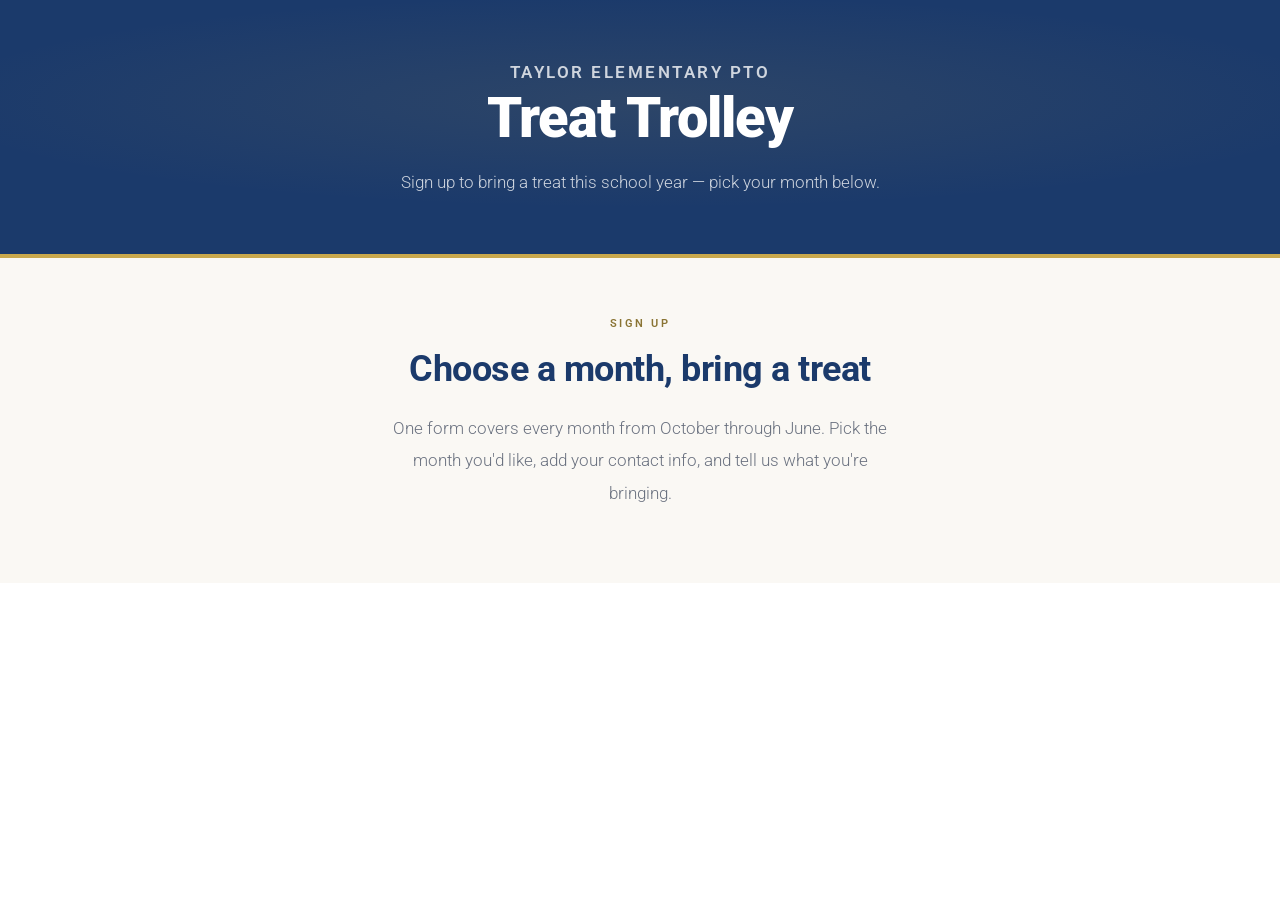
<file: treat-trolley.html>
<!DOCTYPE html>
<html lang="en">
<head>
<meta charset="utf-8">
<meta name="viewport" content="width=device-width, initial-scale=1">
<title>Treat Trolley — Taylor Elementary PTO</title>

<!-- Shared stylesheet. Do not copy CSS into this file; edit styles.css
     instead so every page stays in sync. -->
<link rel="stylesheet" href="https://taylorpto.github.io/website-widgets/styles.css">
<link href="https://fonts.googleapis.com/css2?family=Roboto:wght@300;400;600;700;900&display=swap" rel="stylesheet">
</head>
<body>

<!-- NOTE: The sign-up button is NOT in this file on purpose. It is a native
     Google Sites button placed directly under this embed on the Treat Trolley
     page, because Sites shrinks embeds proportionally on phones and an
     in-embed button gets cut off. Keep this embed short (no footer). -->

<!-- ══ HERO ══ -->
<div class="hero">
  <p class="eyebrow">Taylor Elementary PTO</p>
  <h1>Treat Trolley</h1>
  <p>Sign up to bring a treat this school year — pick your month below.</p>
</div>

<!-- ══ SIGN UP ══ -->
<div class="section tinted">
  <div class="wrap" style="text-align:center;">
    <p class="eyebrow on-light">Sign Up</p>
    <h2>Choose a month, bring a treat</h2>
    <p class="lead" style="max-width:520px;margin-left:auto;margin-right:auto;">
       One form covers every month from October through June. Pick the
       month you'd like, add your contact info, and tell us what you're
       bringing.</p>
  </div>
</div>

</body>
</html>
</file>
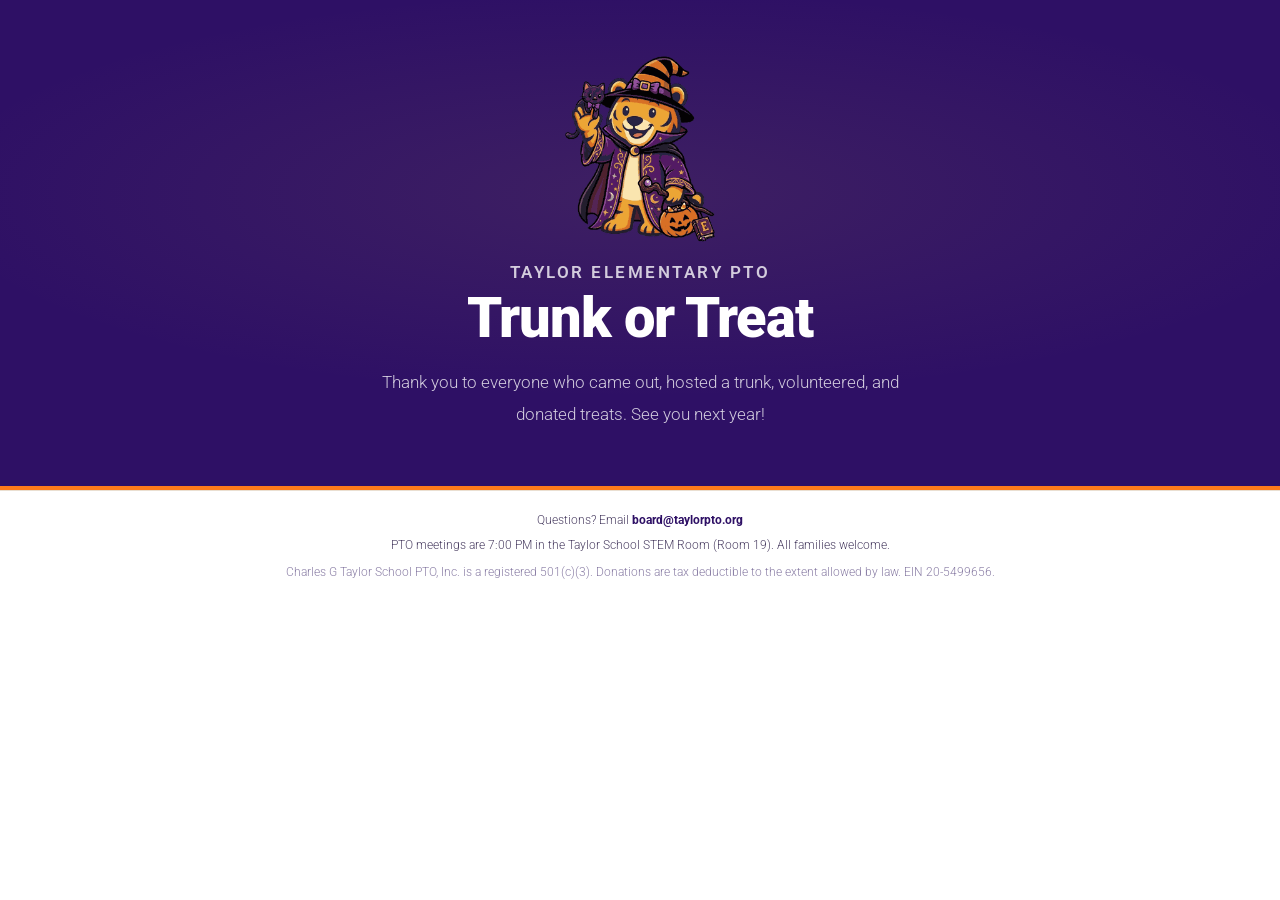
<file: trunk-or-treat.html>
<!DOCTYPE html>
<html lang="en">
<head>
<meta charset="utf-8">
<meta name="viewport" content="width=device-width, initial-scale=1">
<title>Trunk or Treat — Taylor Elementary PTO</title>

<!-- The shared stylesheet. Do not copy CSS into this file; edit
     styles.css instead so every page stays in sync. -->
<link rel="stylesheet" href="https://taylorpto.github.io/website-widgets/styles.css?v=3">
<link href="https://fonts.googleapis.com/css2?family=Roboto:wght@300;400;600;700;900&display=swap" rel="stylesheet">
</head>
<body class="theme-trunk-or-treat">

<!-- Event held Monday 10/19/26. Page switched to a thank-you 10/22/26.
     The full event page (sign-ups, details, Helga) is in git history
     before this commit -- restore it from there next year. -->

<div class="hero">
  <img src="https://taylorpto.github.io/website-widgets/img/tiger-trunk-or-treat.png"
       alt="The Taylor Tiger dressed as a wizard, holding a jack-o-lantern candy pail"
       class="tot-mascot">
  <p class="eyebrow">Taylor Elementary PTO</p>
  <h1>Trunk or Treat</h1>
  <p>Thank you to everyone who came out, hosted a trunk, volunteered,
     and donated treats. See you next year!</p>
</div>

<!-- ══ FOOTER ══ Keep this on every page. ═════════════════ -->
<div class="pto-foot">
  <p class="small">Questions? Email
     <a href="mailto:board@taylorpto.org" target="_blank" rel="noopener"><strong>board@taylorpto.org</strong></a></p>
  <p class="small">PTO meetings are 7:00 PM in the Taylor School STEM Room (Room 19).
     All families welcome.</p>
  <p class="legal">Charles G Taylor School PTO, Inc. is a registered 501(c)(3).
     Donations are tax deductible to the extent allowed by law. EIN 20-5499656.</p>
</div>

</body>
</html>
</file>
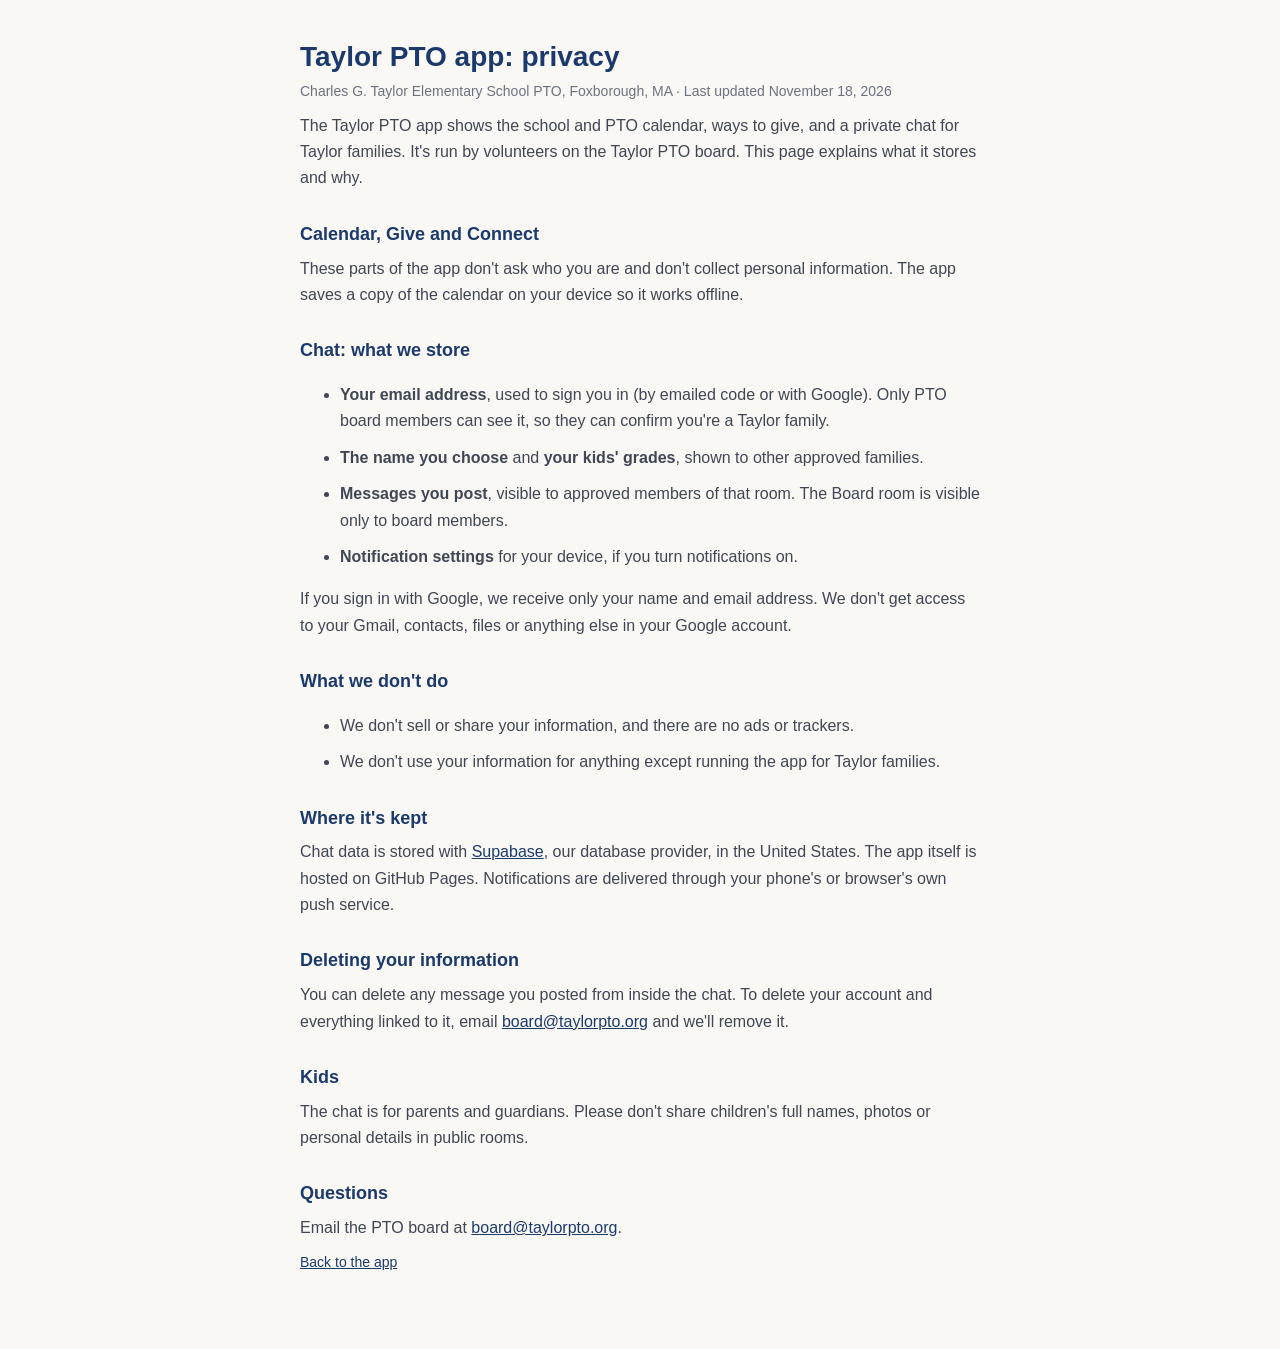
<file: app/privacy.html>
<!doctype html>
<html lang="en">
<head>
<meta charset="utf-8">
<meta name="viewport" content="width=device-width, initial-scale=1">
<title>Privacy · Taylor PTO app</title>
<link rel="icon" href="icons/icon.png">
<style>
  :root{--navy:#1B3A6B;--ink:#3F4654;--muted:#6B7280;--bg:#FAF8F4;--rule:#E6E2DA;color-scheme:light}
  @media (prefers-color-scheme:dark){:root{--navy:#9DB6E3;--ink:#DCE0E7;--muted:#A3ACBC;--bg:#0F1726;--rule:#27344C;color-scheme:dark}}
  body{margin:0;background:var(--bg);color:var(--ink);font:16px/1.65 Roboto,-apple-system,BlinkMacSystemFont,"Segoe UI",Arial,sans-serif}
  main{max-width:680px;margin:0 auto;padding:40px 16px 64px}
  h1{color:var(--navy);font-size:28px;line-height:1.2;margin:0 0 6px}
  h2{color:var(--navy);font-size:18px;margin:28px 0 6px}
  p,li{margin:0 0 10px}
  .muted{color:var(--muted);font-size:14px}
  a{color:var(--navy)}
</style>
</head>
<body>
<main>
  <h1>Taylor PTO app: privacy</h1>
  <p class="muted">Charles G. Taylor Elementary School PTO, Foxborough, MA · Last updated November 18, 2026</p>

  <p>The Taylor PTO app shows the school and PTO calendar, ways to give, and a private chat for Taylor families. It's run by volunteers on the Taylor PTO board. This page explains what it stores and why.</p>

  <h2>Calendar, Give and Connect</h2>
  <p>These parts of the app don't ask who you are and don't collect personal information. The app saves a copy of the calendar on your device so it works offline.</p>

  <h2>Chat: what we store</h2>
  <ul>
    <li><strong>Your email address</strong>, used to sign you in (by emailed code or with Google). Only PTO board members can see it, so they can confirm you're a Taylor family.</li>
    <li><strong>The name you choose</strong> and <strong>your kids' grades</strong>, shown to other approved families.</li>
    <li><strong>Messages you post</strong>, visible to approved members of that room. The Board room is visible only to board members.</li>
    <li><strong>Notification settings</strong> for your device, if you turn notifications on.</li>
  </ul>
  <p>If you sign in with Google, we receive only your name and email address. We don't get access to your Gmail, contacts, files or anything else in your Google account.</p>

  <h2>What we don't do</h2>
  <ul>
    <li>We don't sell or share your information, and there are no ads or trackers.</li>
    <li>We don't use your information for anything except running the app for Taylor families.</li>
  </ul>

  <h2>Where it's kept</h2>
  <p>Chat data is stored with <a href="https://supabase.com/privacy" target="_blank" rel="noopener">Supabase</a>, our database provider, in the United States. The app itself is hosted on GitHub Pages. Notifications are delivered through your phone's or browser's own push service.</p>

  <h2>Deleting your information</h2>
  <p>You can delete any message you posted from inside the chat. To delete your account and everything linked to it, email <a href="mailto:board@taylorpto.org">board@taylorpto.org</a> and we'll remove it.</p>

  <h2>Kids</h2>
  <p>The chat is for parents and guardians. Please don't share children's full names, photos or personal details in public rooms.</p>

  <h2>Questions</h2>
  <p>Email the PTO board at <a href="mailto:board@taylorpto.org">board@taylorpto.org</a>.</p>

  <p class="muted"><a href="./">Back to the app</a></p>
</main>
</body>
</html>
</file>
